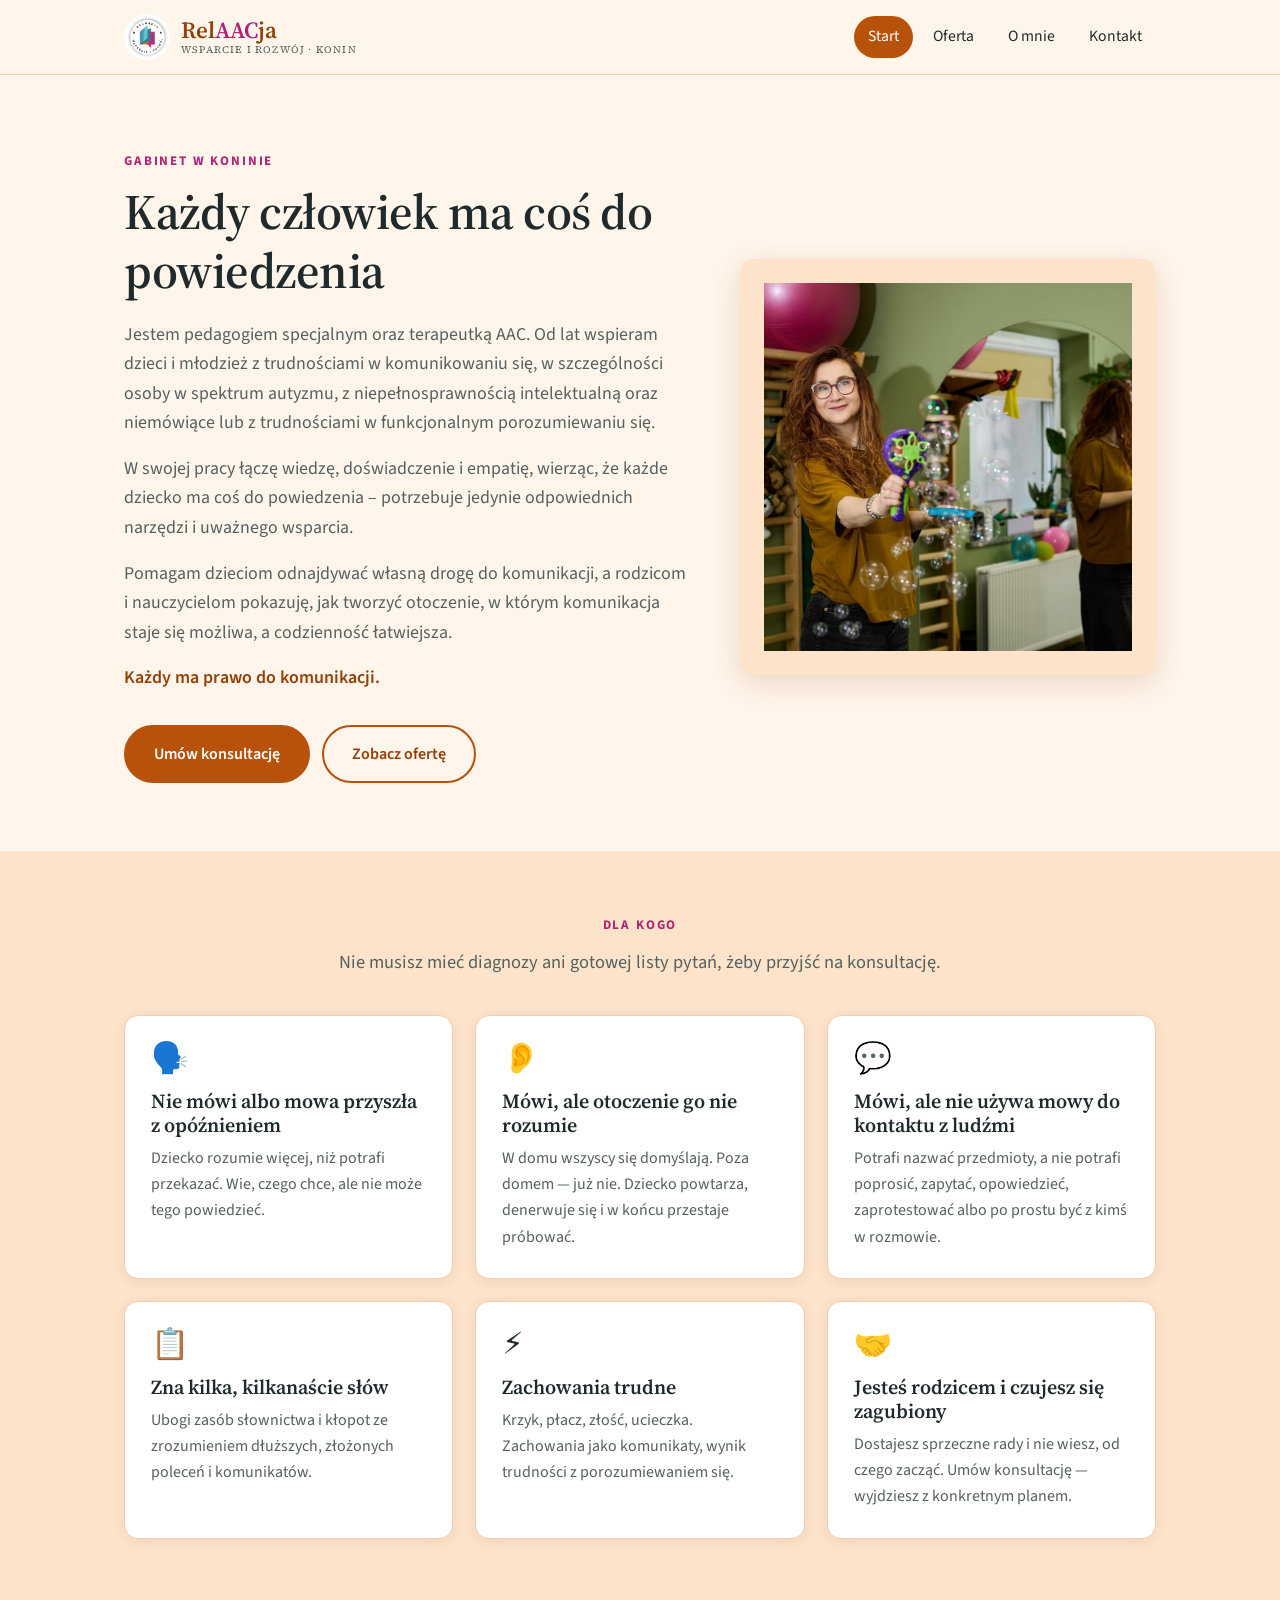
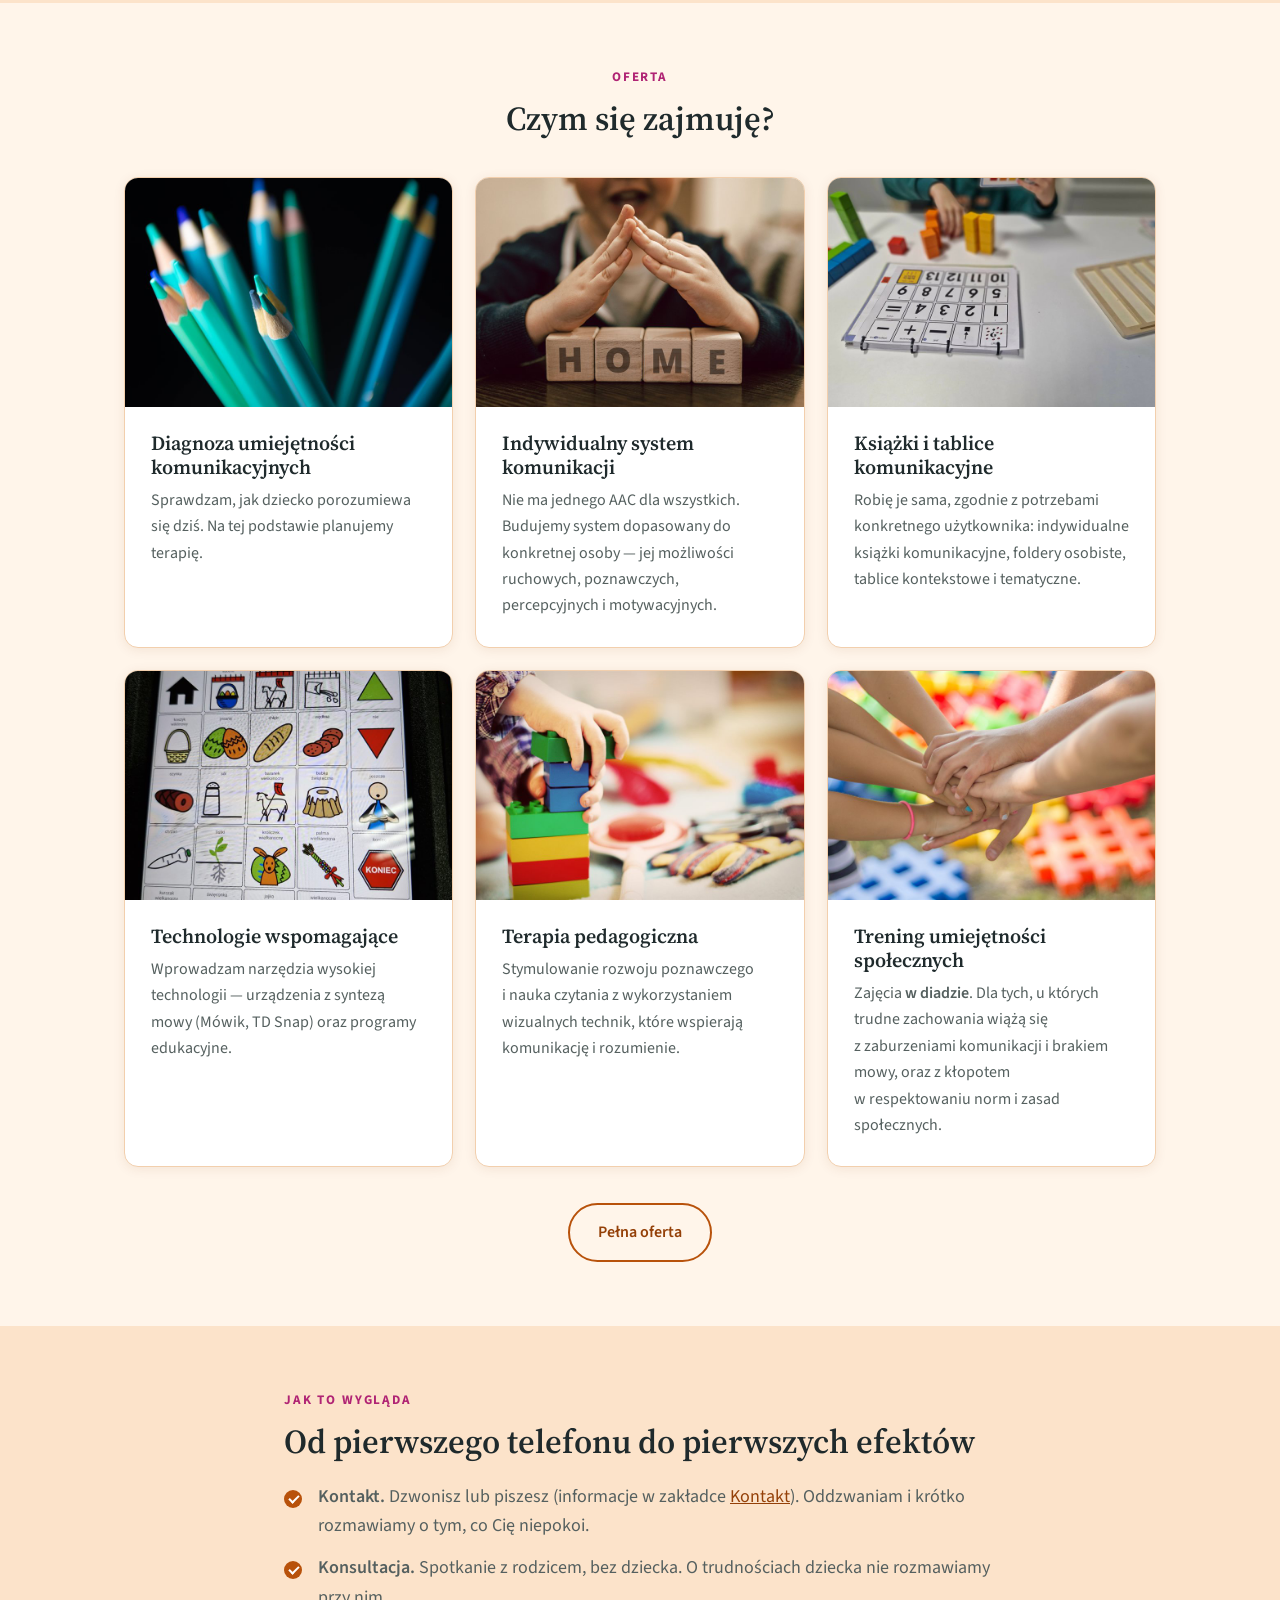
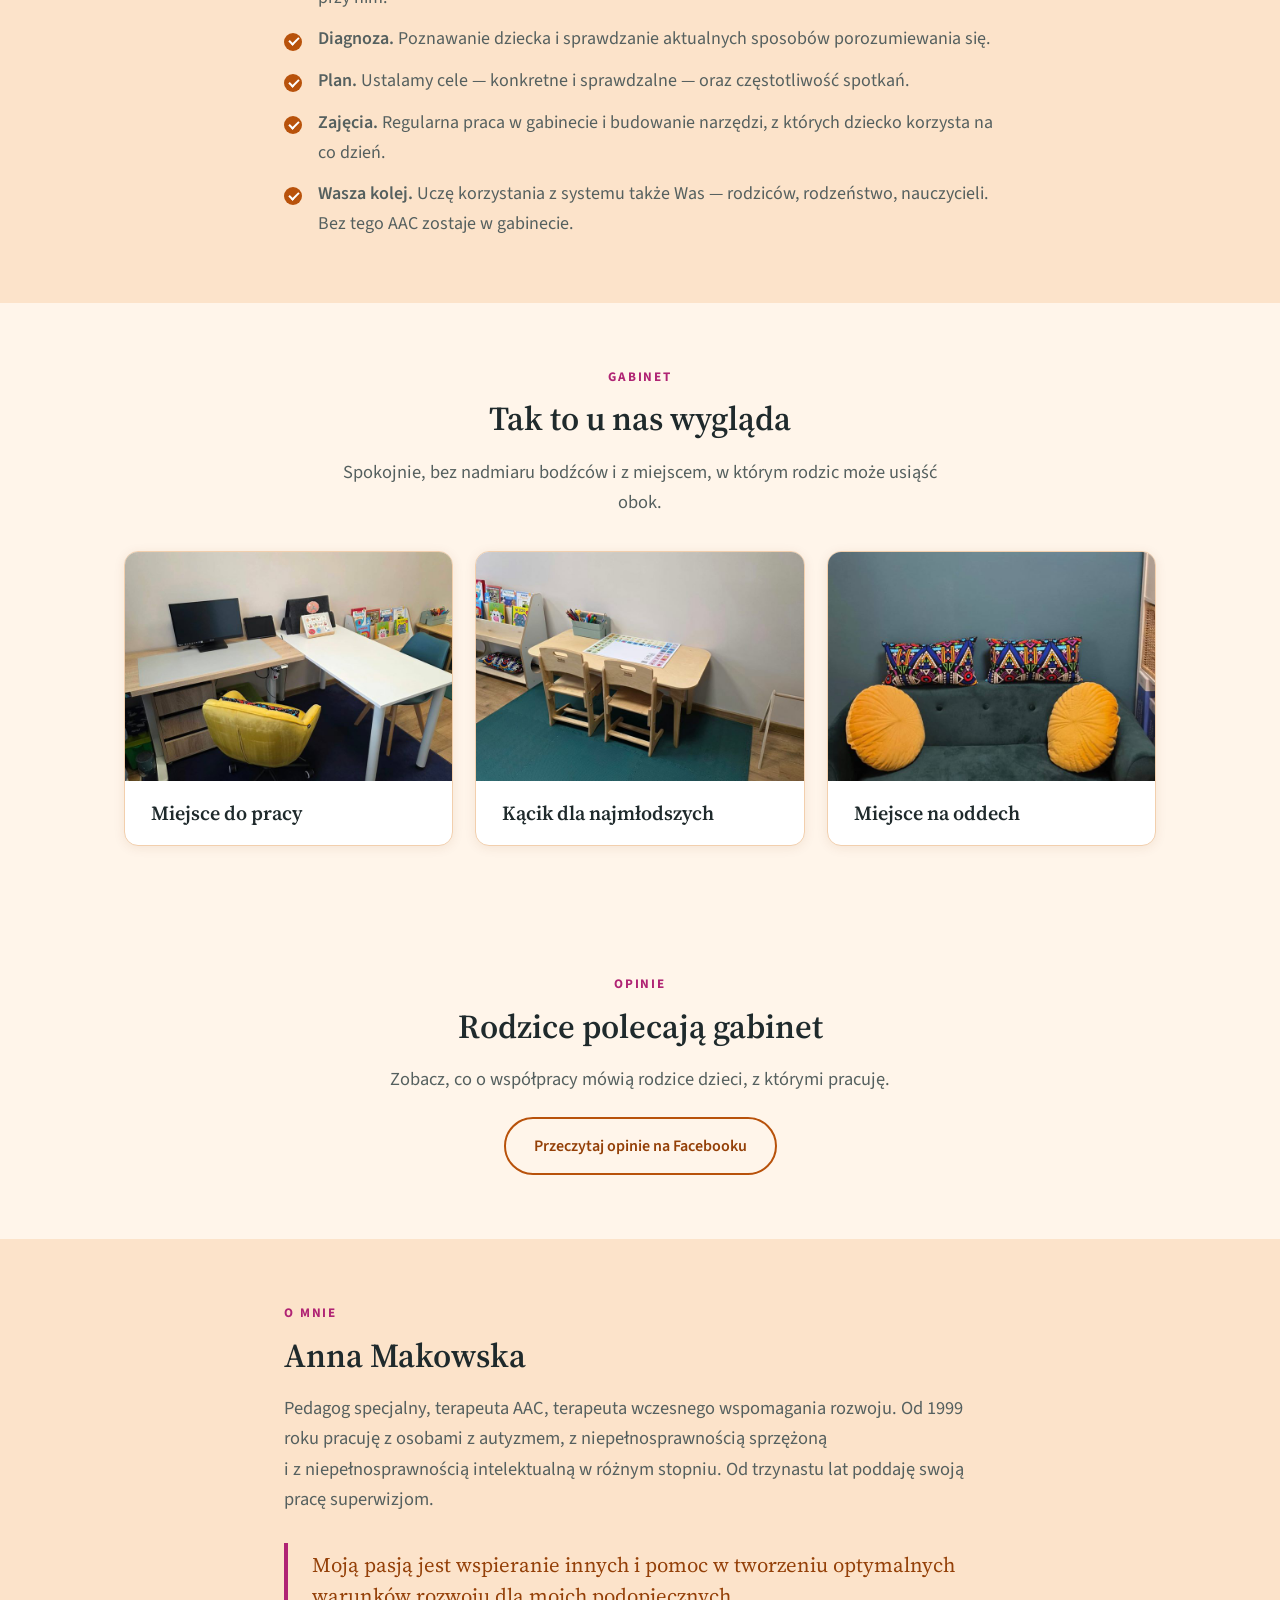
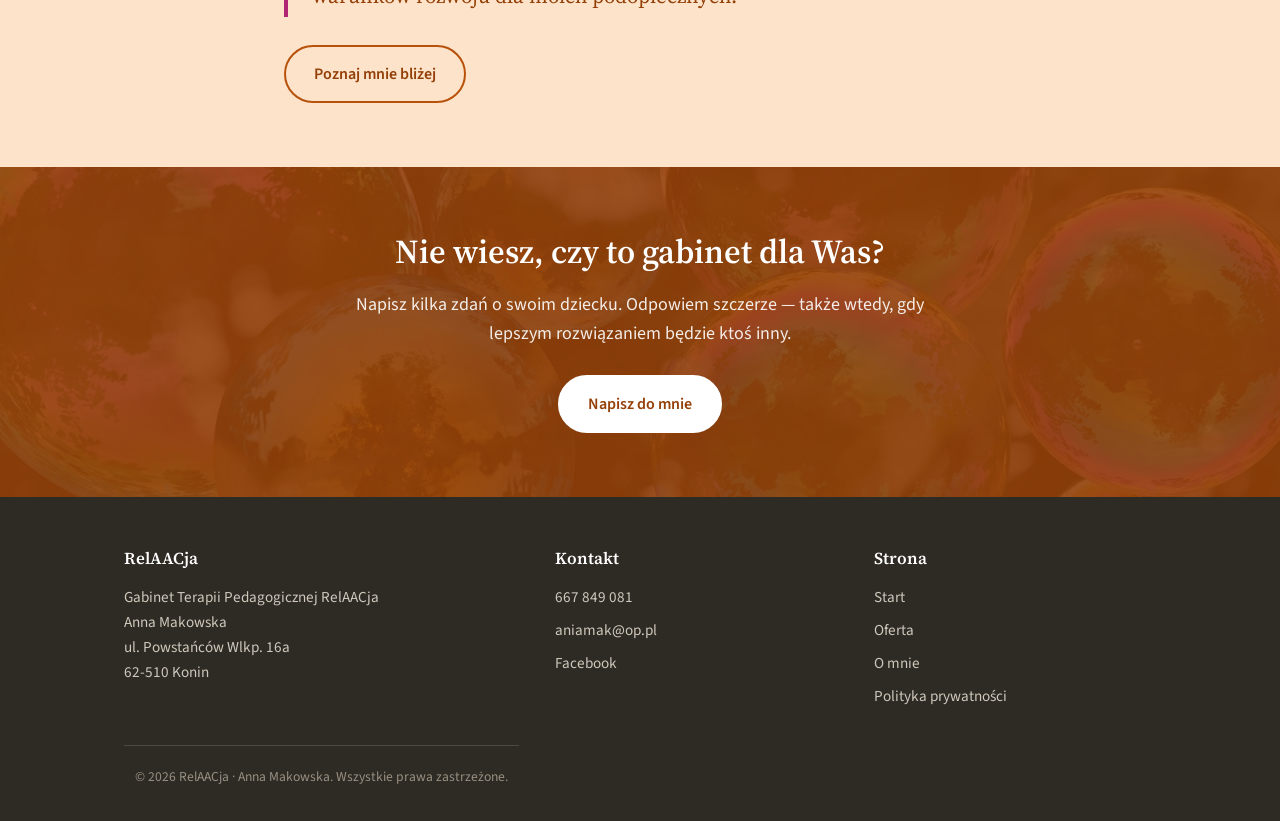
<file: index.html>
<!DOCTYPE html>
<html lang="pl">
<head>
<meta charset="UTF-8">
<meta name="viewport" content="width=device-width, initial-scale=1">
<title>RelAACja — Anna Makowska | AAC i&nbsp;terapia pedagogiczna, Konin</title>
<meta name="description" content="Gabinet w Koninie. Alternatywne i wspomagające metody komunikacji (AAC), terapia pedagogiczna, wczesne wspomaganie rozwoju. Od 1999 roku pracy z dziećmi i młodzieżą niemówiącą.">
<link rel="preconnect" href="https://fonts.googleapis.com">
<link rel="preconnect" href="https://fonts.gstatic.com" crossorigin>
<link href="https://fonts.googleapis.com/css2?family=Source+Serif+4:wght@400;600;700&family=Source+Sans+3:wght@400;600;700&display=swap" rel="stylesheet">
<link rel="canonical" href="https://gabinetrelaacja.pl/"> <meta property="og:type" content="website"> <meta property="og:locale" content="pl_PL"> <meta property="og:site_name" content="RelAACja"> <meta property="og:title" content="RelAACja — Anna Makowska | AAC i terapia pedagogiczna, Konin"> <meta property="og:description" content="Gabinet w Koninie. Alternatywne i wspomagające metody komunikacji (AAC), terapia pedagogiczna, wczesne wspomaganie rozwoju. Od 1999 roku pracy z dziećmi i młodzieżą niemówiącą."> <meta property="og:url" content="https://gabinetrelaacja.pl/"> <meta property="og:image" content="https://gabinetrelaacja.pl/zdjecia/udostepnianie.jpg?v=d5a13546"> <meta property="og:image:width" content="1200"> <meta property="og:image:height" content="630">
<link rel="stylesheet" href="styl.css?v=39fa6bea">
<link rel="icon" type="image/jpeg" href="zdjecia/logo.jpg?v=5c3c6f18">
<script type="application/ld+json">
{
  "@context": "https://schema.org",
  "@type": "LocalBusiness",
  "name": "Gabinet Terapii Pedagogicznej RelAACja",
  "description": "Terapia pedagogiczna, komunikacja alternatywna i wspomagająca (AAC), wczesne wspomaganie rozwoju.",
  "url": "https://gabinetrelaacja.pl/",
  "image": "https://gabinetrelaacja.pl/zdjecia/udostepnianie.jpg?v=d5a13546",
  "logo": "https://gabinetrelaacja.pl/zdjecia/logo.jpg?v=5c3c6f18",
  "telephone": "+48667849081",
  "email": "aniamak@op.pl",
  "address": {
    "@type": "PostalAddress",
    "streetAddress": "ul. Powstańców Wielkopolskich 16a",
    "postalCode": "62-510",
    "addressLocality": "Konin",
    "addressCountry": "PL"
  },
  "areaServed": "Konin",
  "founder": { "@type": "Person", "name": "Anna Makowska", "jobTitle": "Pedagog specjalny, terapeuta AAC" },
  "sameAs": ["https://www.facebook.com/profile.php?id=100088974345135"]
}
</script>
</head>
<body>

<header class="gora">
  <div class="wrap">
    <a class="logo" href="index.html">
      <img src="zdjecia/logo.jpg?v=5c3c6f18" alt="Logo gabinetu RelAACja">
      <span>Rel<span class="aac">AAC</span>ja<span class="podtytul">Wsparcie i&nbsp;rozwój &middot; Konin</span></span>
    </a>
    <nav>
      <a href="index.html" class="tu">Start</a>
      <a href="oferta.html">Oferta</a>
      <a href="o-mnie.html">O&nbsp;mnie</a>
      <a href="kontakt.html">Kontakt</a>
    </nav>
  </div>
</header>

<!-- ---------- hero ---------- -->
<section class="hero">
  <div class="wrap">
    <div>
      <p class="nadtytul">Gabinet w&nbsp;Koninie</p>
      <h1>Każdy człowiek ma coś do powiedzenia</h1>
      <p class="wstep">
        Jestem pedagogiem specjalnym oraz terapeutką AAC. Od lat wspieram dzieci
        i&nbsp;młodzież z&nbsp;trudnościami w&nbsp;komunikowaniu się, w&nbsp;szczególności osoby
        w&nbsp;spektrum autyzmu, z&nbsp;niepełnosprawnością intelektualną oraz niemówiące
        lub z&nbsp;trudnościami w&nbsp;funkcjonalnym porozumiewaniu się.
      </p>
      <p class="wstep">
        W&nbsp;swojej pracy łączę wiedzę, doświadczenie i&nbsp;empatię, wierząc, że każde
        dziecko ma coś do powiedzenia – potrzebuje jedynie odpowiednich narzędzi
        i&nbsp;uważnego wsparcia.
      </p>
      <p class="wstep">
        Pomagam dzieciom odnajdywać własną drogę do komunikacji, a&nbsp;rodzicom
        i&nbsp;nauczycielom pokazuję, jak tworzyć otoczenie, w&nbsp;którym komunikacja staje
        się możliwa, a&nbsp;codzienność łatwiejsza.
      </p>
      <p class="wstep"><strong>Każdy ma prawo do komunikacji.</strong></p>
      <div class="przyciski">
        <a class="btn" href="kontakt.html">Umów konsultację</a>
        <a class="btn btn-obrys" href="oferta.html">Zobacz ofertę</a>
      </div>
    </div>
    <div class="hero-foto">
      <img src="zdjecia/hero-banki.jpg?v=1e55b22a"
           alt="Anna Makowska puszcza bańki mydlane w sali terapeutycznej">
    </div>
  </div>
</section>

<!-- ---------- dla kogo ---------- -->
<section class="akcent">
  <div class="wrap">
    <div class="srodek" style="margin-bottom:38px;">
      <p class="nadtytul">Dla kogo</p>
      <p class="lead" style="max-width:640px;margin:0 auto;">
        Nie musisz mieć diagnozy ani gotowej listy pytań, żeby przyjść
        na konsultację.
      </p>
    </div>
    <div class="karty">
      <div class="karta">
        <span class="ikona">🗣️</span>
        <h3>Nie mówi albo mowa przyszła z&nbsp;opóźnieniem</h3>
        <p>Dziecko rozumie więcej, niż potrafi przekazać. Wie, czego chce,
           ale nie może tego powiedzieć.</p>
      </div>
      <div class="karta">
        <span class="ikona">👂</span>
        <h3>Mówi, ale otoczenie go nie rozumie</h3>
        <p>W&nbsp;domu wszyscy się domyślają. Poza domem — już nie. Dziecko
           powtarza, denerwuje się i&nbsp;w&nbsp;końcu przestaje próbować.</p>
      </div>
      <div class="karta">
        <span class="ikona">💬</span>
        <h3>Mówi, ale nie używa mowy do kontaktu z&nbsp;ludźmi</h3>
        <p>Potrafi nazwać przedmioty, a&nbsp;nie potrafi poprosić, zapytać,
           opowiedzieć, zaprotestować albo po prostu być z&nbsp;kimś w&nbsp;rozmowie.</p>
      </div>
      <div class="karta">
        <span class="ikona">📋</span>
        <h3>Zna kilka, kilkanaście słów</h3>
        <p>Ubogi zasób słownictwa i&nbsp;kłopot ze zrozumieniem dłuższych,
           złożonych poleceń i&nbsp;komunikatów.</p>
      </div>
      <div class="karta">
        <span class="ikona">⚡</span>
        <h3>Zachowania trudne</h3>
        <p>Krzyk, płacz, złość, ucieczka. Zachowania jako komunikaty, wynik
           trudności z&nbsp;porozumiewaniem się.</p>
      </div>
      <div class="karta">
        <span class="ikona">🤝</span>
        <h3>Jesteś rodzicem i&nbsp;czujesz się zagubiony</h3>
        <p>Dostajesz sprzeczne rady i&nbsp;nie wiesz, od czego zacząć.
           Umów konsultację — wyjdziesz z&nbsp;konkretnym planem.</p>
      </div>
    </div>
  </div>
</section>

<!-- ---------- czym sie zajmuje ---------- -->
<section>
  <div class="wrap">
    <div class="srodek" style="margin-bottom:38px;">
      <p class="nadtytul">Oferta</p>
      <h2>Czym się zajmuję?</h2>
    </div>
    <div class="karty">
      <div class="karta z-foto">
        <img src="zdjecia/karta-diagnoza.jpg?v=1b4ea85d" alt="Kolorowe kredki ułożone wachlarzem">
        <div class="tresc">
          <h3>Diagnoza umiejętności komunikacyjnych</h3>
          <p>Sprawdzam, jak dziecko porozumiewa się dziś. Na tej podstawie
             planujemy terapię.</p>
        </div>
      </div>
      <div class="karta z-foto">
        <img src="zdjecia/karta-system.jpg?v=a9af3844"
             alt="Dziecko składa dłonie w daszek nad klockami z napisem HOME">
        <div class="tresc">
          <h3>Indywidualny system komunikacji</h3>
          <p>Nie ma jednego AAC dla wszystkich. Budujemy system dopasowany
             do konkretnej osoby — jej możliwości ruchowych, poznawczych,
             percepcyjnych i&nbsp;motywacyjnych.</p>
        </div>
      </div>
      <div class="karta z-foto">
        <img src="zdjecia/karta-ksiazki.jpg?v=54f8befa"
             alt="Książka komunikacyjna z symbolami liczb obok kolorowych klocków">
        <div class="tresc">
          <h3>Książki i&nbsp;tablice komunikacyjne</h3>
          <p>Robię je sama, zgodnie z&nbsp;potrzebami konkretnego użytkownika:
             indywidualne książki komunikacyjne, foldery osobiste, tablice
             kontekstowe i&nbsp;tematyczne.</p>
        </div>
      </div>
      <div class="karta z-foto">
        <img src="zdjecia/aac-tablet.jpg?v=59dda994" alt="Tablet z aplikacją do komunikacji z syntezą mowy">
        <div class="tresc">
          <h3>Technologie wspomagające</h3>
          <p>Wprowadzam narzędzia wysokiej technologii — urządzenia z&nbsp;syntezą
             mowy (Mówik, TD Snap) oraz programy edukacyjne.</p>
        </div>
      </div>
      <div class="karta z-foto">
        <img src="zdjecia/karta-terapia.jpg?v=12c17b1d"
             alt="Dziecięce dłonie budują wieżę z kolorowych klocków">
        <div class="tresc">
          <h3>Terapia pedagogiczna</h3>
          <p>Stymulowanie rozwoju poznawczego i&nbsp;nauka czytania z&nbsp;wykorzystaniem
             wizualnych technik, które wspierają komunikację i&nbsp;rozumienie.</p>
        </div>
      </div>
      <div class="karta z-foto">
        <img src="zdjecia/karta-tus.jpg?v=1d1fe916" alt="Dłonie kilkorga dzieci złożone razem">
        <div class="tresc">
          <h3>Trening umiejętności społecznych</h3>
          <p>Zajęcia <strong>w&nbsp;diadzie</strong>.
             Dla tych, u&nbsp;których trudne zachowania wiążą się z&nbsp;zaburzeniami
             komunikacji i&nbsp;brakiem mowy, oraz z&nbsp;kłopotem w&nbsp;respektowaniu
             norm i&nbsp;zasad społecznych.</p>
        </div>
      </div>
    </div>
    <div class="srodek" style="margin-top:36px;">
      <a class="btn btn-obrys" href="oferta.html">Pełna oferta</a>
    </div>
  </div>
</section>

<!-- ---------- jak wyglada wspolpraca ---------- -->
<section class="akcent">
  <div class="wrap waski">
    <p class="nadtytul">Jak to wygląda</p>
    <h2>Od pierwszego telefonu do pierwszych efektów</h2>
    <ul class="lista-check">
      <li><strong>Kontakt.</strong> Dzwonisz lub piszesz (informacje w&nbsp;zakładce
          <a href="kontakt.html">Kontakt</a>). Oddzwaniam i&nbsp;krótko rozmawiamy
          o&nbsp;tym, co Cię niepokoi.</li>
      <li><strong>Konsultacja.</strong> Spotkanie z&nbsp;rodzicem, bez dziecka.
          O&nbsp;trudnościach dziecka nie rozmawiamy przy nim.</li>
      <li><strong>Diagnoza.</strong> Poznawanie dziecka i&nbsp;sprawdzanie aktualnych
          sposobów porozumiewania się.</li>
      <li><strong>Plan.</strong> Ustalamy cele — konkretne i&nbsp;sprawdzalne —
          oraz częstotliwość spotkań.</li>
      <li><strong>Zajęcia.</strong> Regularna praca w&nbsp;gabinecie i&nbsp;budowanie narzędzi,
          z&nbsp;których dziecko korzysta na co dzień.</li>
      <li><strong>Wasza kolej.</strong> Uczę korzystania z&nbsp;systemu także Was —
          rodziców, rodzeństwo, nauczycieli. Bez tego AAC zostaje w&nbsp;gabinecie.</li>
    </ul>
  </div>
</section>

<!-- ---------- gabinet ---------- -->
<section>
  <div class="wrap">
    <div class="srodek" style="margin-bottom:34px;">
      <p class="nadtytul">Gabinet</p>
      <h2>Tak to u&nbsp;nas wygląda</h2>
      <p class="lead" style="max-width:620px;margin:0 auto;">
        Spokojnie, bez nadmiaru bodźców i&nbsp;z&nbsp;miejscem, w&nbsp;którym rodzic
        może usiąść obok.
      </p>
    </div>
    <div class="karty">
      <div class="karta z-foto">
        <img src="zdjecia/stanowisko-aac.jpg?v=d4c99390"
             alt="Biurko z tabletem i tablicą komunikacyjną, obok regał z książkami">
        <div class="tresc">
          <h3>Miejsce do pracy</h3>
        </div>
      </div>
      <div class="karta z-foto">
        <img src="zdjecia/kacik-dzieciecy.jpg?v=82fef51f"
             alt="Niski stolik z dwoma krzesełkami i planszą z symbolami">
        <div class="tresc">
          <h3>Kącik dla najmłodszych</h3>
        </div>
      </div>
      <div class="karta z-foto">
        <img src="zdjecia/kanapa.jpg?v=8a11a262"
             alt="Kanapa z poduszkami pod plakatami o emocjach">
        <div class="tresc">
          <h3>Miejsce na oddech</h3>
        </div>
      </div>
    </div>
  </div>
</section>

<!-- ---------- opinie ---------- -->
<section>
  <div class="wrap waski srodek">
    <p class="nadtytul">Opinie</p>
    <h2>Rodzice polecają gabinet</h2>
    <p class="lead" style="margin-top:12px;">
      Zobacz, co o&nbsp;współpracy mówią rodzice dzieci, z&nbsp;którymi pracuję.
    </p>
    <p style="margin-top:22px;">
      <a class="btn btn-obrys"
         href="https://www.facebook.com/profile.php?id=100088974345135&sk=reviews">
        Przeczytaj opinie na Facebooku</a>
    </p>
    <!-- Chcesz zacytować konkretne opinie wprost na stronie?
         Najpierw poproś te osoby o zgodę - to ich słowa i ich nazwiska. -->
  </div>
</section>

<!-- ---------- o mnie skrot ---------- -->
<section class="akcent">
  <div class="wrap waski">
    <p class="nadtytul">O&nbsp;mnie</p>
    <h2>Anna Makowska</h2>
    <p class="lead">
      Pedagog specjalny, terapeuta AAC, terapeuta wczesnego wspomagania rozwoju.
      Od 1999 roku pracuję z&nbsp;osobami z&nbsp;autyzmem, z&nbsp;niepełnosprawnością
      sprzężoną i&nbsp;z&nbsp;niepełnosprawnością intelektualną w&nbsp;różnym stopniu.
      Od trzynastu lat poddaję swoją pracę superwizjom.
    </p>
    <blockquote class="cytat">
      Moją pasją jest wspieranie innych i&nbsp;pomoc w&nbsp;tworzeniu optymalnych warunków
      rozwoju dla moich podopiecznych.
    </blockquote>
    <a class="btn btn-obrys" href="o-mnie.html">Poznaj mnie bliżej</a>
  </div>
</section>

<!-- ---------- pasek koncowy ---------- -->
<section class="cta z-tlem">
  <div class="wrap">
    <h2>Nie wiesz, czy to gabinet dla Was?</h2>
    <p>Napisz kilka zdań o&nbsp;swoim dziecku. Odpowiem szczerze — także wtedy,
       gdy lepszym rozwiązaniem będzie ktoś inny.</p>
    <a class="btn" href="kontakt.html">Napisz do mnie</a>
  </div>
</section>

<footer>
  <div class="wrap">
    <div>
      <h4>RelAACja</h4>
      <p>Gabinet Terapii Pedagogicznej RelAACja<br>
         Anna Makowska<br>
         ul. Powstańców Wlkp. 16a<br>
         62-510 Konin</p>
    </div>
    <div>
      <h4>Kontakt</h4>
      <ul>
        <li><a href="tel:+48667849081">667 849 081</a></li>
        <li><a href="mailto:aniamak@op.pl">aniamak@op.pl</a></li>
        <li><a href="https://www.facebook.com/profile.php?id=100088974345135">Facebook</a></li>
      </ul>
    </div>
    <div>
      <h4>Strona</h4>
      <ul>
        <li><a href="index.html">Start</a></li>
        <li><a href="oferta.html">Oferta</a></li>
        <li><a href="o-mnie.html">O&nbsp;mnie</a></li>
        <li><a href="polityka-prywatnosci.html">Polityka prywatności</a></li>
      </ul>
    </div>
  </div>
  <div class="wrap">
    <p class="stopka-dol">&copy; 2026 RelAACja &middot; Anna Makowska. Wszystkie prawa zastrzeżone.</p>
  </div>
</footer>

</body>
</html>
</file>
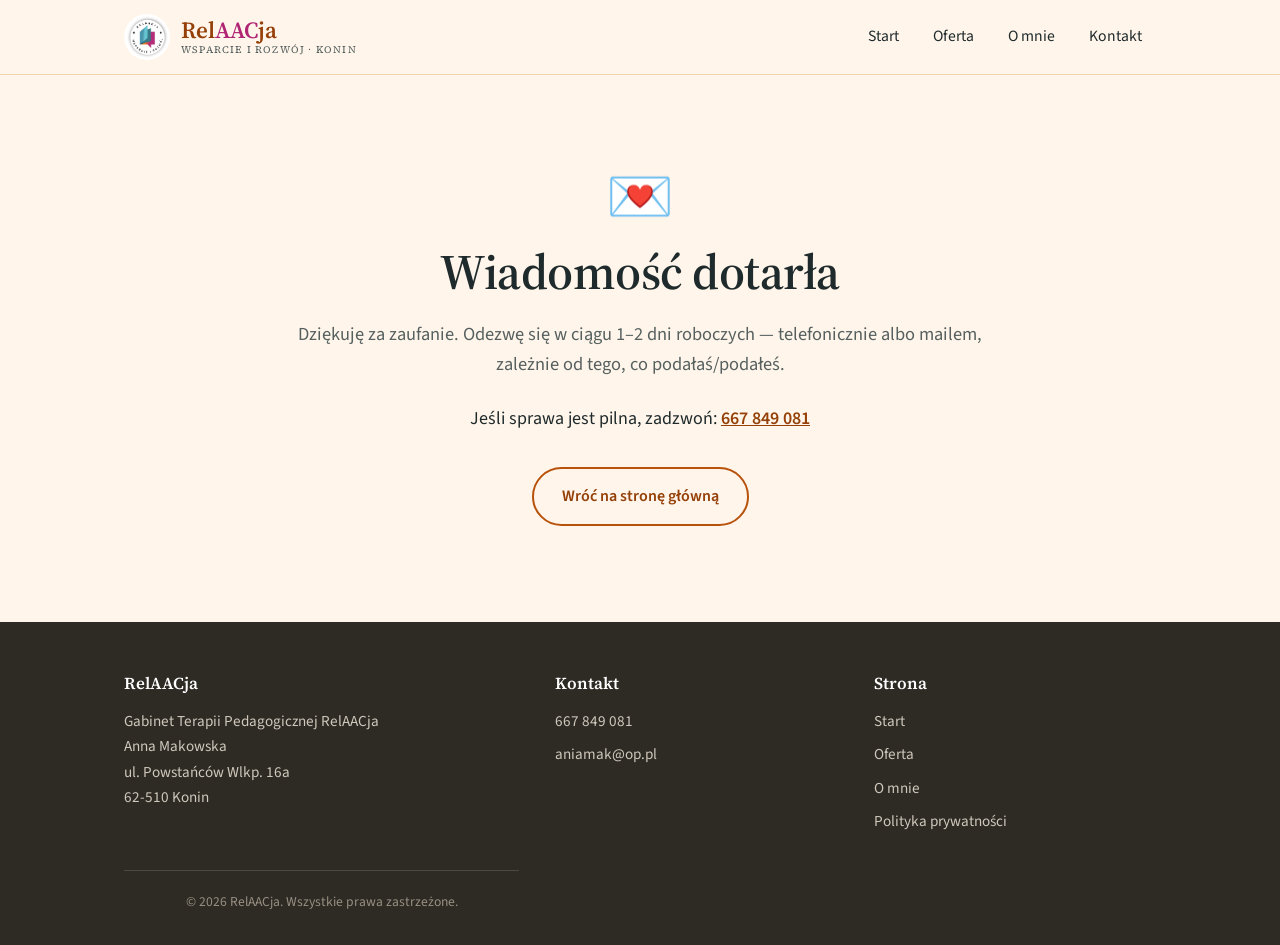
<file: dziekujemy.html>
<!DOCTYPE html>
<html lang="pl">
<head>
<meta charset="UTF-8">
<meta name="viewport" content="width=device-width, initial-scale=1">
<title>Dziękuję za wiadomość — RelAACja</title>
<meta name="robots" content="noindex">
<link rel="preconnect" href="https://fonts.googleapis.com">
<link rel="preconnect" href="https://fonts.gstatic.com" crossorigin>
<link href="https://fonts.googleapis.com/css2?family=Source+Serif+4:wght@400;600;700&family=Source+Sans+3:wght@400;600;700&display=swap" rel="stylesheet">
<link rel="stylesheet" href="styl.css?v=39fa6bea">
<link rel="icon" type="image/jpeg" href="zdjecia/logo.jpg?v=5c3c6f18">
</head>
<body>

<header class="gora">
  <div class="wrap">
    <a class="logo" href="index.html">
      <img src="zdjecia/logo.jpg?v=5c3c6f18" alt="Logo gabinetu RelAACja">
      <span>Rel<span class="aac">AAC</span>ja<span class="podtytul">Wsparcie i&nbsp;rozwój &middot; Konin</span></span>
    </a>
    <nav>
      <a href="index.html">Start</a>
      <a href="oferta.html">Oferta</a>
      <a href="o-mnie.html">O&nbsp;mnie</a>
      <a href="kontakt.html">Kontakt</a>
    </nav>
  </div>
</header>

<section style="padding:96px 0;">
  <div class="wrap waski srodek">
    <p style="font-size:3.4rem;line-height:1;margin-bottom:18px;">💌</p>
    <h1>Wiadomość dotarła</h1>
    <p class="lead" style="margin-top:16px;">
      Dziękuję za zaufanie. Odezwę się w&nbsp;ciągu 1–2 dni roboczych —
      telefonicznie albo mailem, zależnie od tego, co podałaś/podałeś.
    </p>
    <p style="margin-top:24px;">
      Jeśli sprawa jest pilna, zadzwoń:
      <a href="tel:+48667849081"><strong>667 849 081</strong></a>
    </p>
    <p style="margin-top:34px;">
      <a class="btn btn-obrys" href="index.html">Wróć na stronę główną</a>
    </p>
  </div>
</section>

<footer>
  <div class="wrap">
    <div>
      <h4>RelAACja</h4>
      <p>Gabinet Terapii Pedagogicznej RelAACja<br>
         Anna Makowska<br>
         ul. Powstańców Wlkp. 16a<br>
         62-510 Konin</p>
    </div>
    <div>
      <h4>Kontakt</h4>
      <ul>
        <li><a href="tel:+48667849081">667 849 081</a></li>
        <li><a href="mailto:aniamak@op.pl">aniamak@op.pl</a></li>
      </ul>
    </div>
    <div>
      <h4>Strona</h4>
      <ul>
        <li><a href="index.html">Start</a></li>
        <li><a href="oferta.html">Oferta</a></li>
        <li><a href="o-mnie.html">O&nbsp;mnie</a></li>
        <li><a href="polityka-prywatnosci.html">Polityka prywatności</a></li>
      </ul>
    </div>
  </div>
  <div class="wrap">
    <p class="stopka-dol">&copy; 2026 RelAACja. Wszystkie prawa zastrzeżone.</p>
  </div>
</footer>

</body>
</html>
</file>
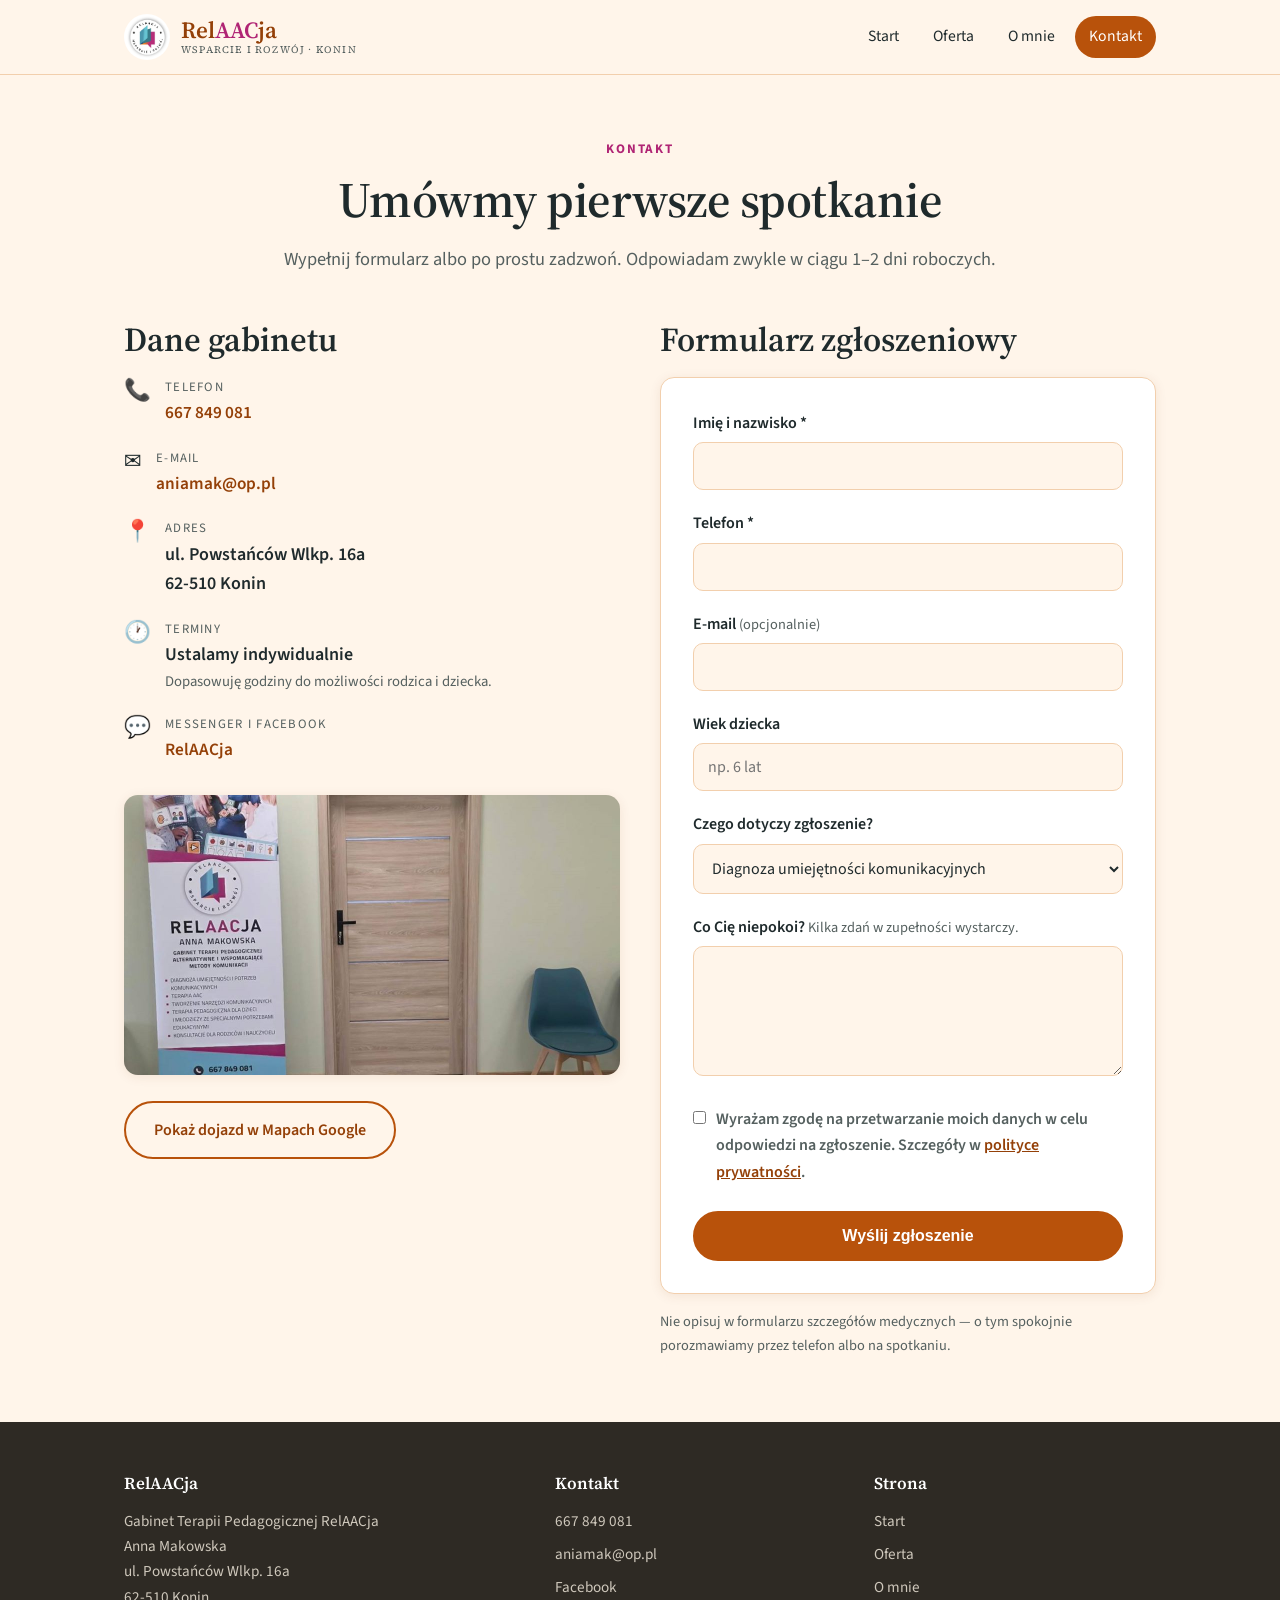
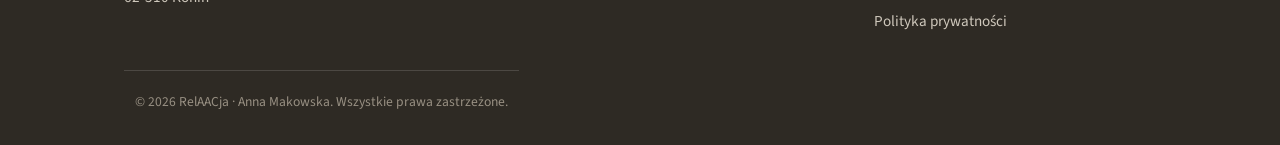
<file: kontakt.html>
<!DOCTYPE html>
<html lang="pl">
<head>
<meta charset="UTF-8">
<meta name="viewport" content="width=device-width, initial-scale=1">
<title>Kontakt i&nbsp;umówienie wizyty — RelAACja | Konin, ul. Powstańców Wlkp. 16a</title>
<meta name="description" content="Umów konsultację w gabinecie RelAACja w Koninie. Telefon 667 849 081, aniamak@op.pl, ul. Powstańców Wlkp. 16a. Formularz zgłoszeniowy — odpowiedź w 1–2 dni robocze.">
<link rel="preconnect" href="https://fonts.googleapis.com">
<link rel="preconnect" href="https://fonts.gstatic.com" crossorigin>
<link href="https://fonts.googleapis.com/css2?family=Source+Serif+4:wght@400;600;700&family=Source+Sans+3:wght@400;600;700&display=swap" rel="stylesheet">
<link rel="canonical" href="https://gabinetrelaacja.pl/kontakt.html"> <meta property="og:type" content="website"> <meta property="og:locale" content="pl_PL"> <meta property="og:site_name" content="RelAACja"> <meta property="og:title" content="Kontakt i umówienie wizyty — RelAACja | Konin, ul. Powstańców Wlkp. 16a"> <meta property="og:description" content="Umów konsultację w gabinecie RelAACja w Koninie. Telefon 667 849 081, aniamak@op.pl, ul. Powstańców Wlkp. 16a. Formularz zgłoszeniowy — odpowiedź w 1–2 dni robocze."> <meta property="og:url" content="https://gabinetrelaacja.pl/kontakt.html"> <meta property="og:image" content="https://gabinetrelaacja.pl/zdjecia/udostepnianie.jpg?v=d5a13546"> <meta property="og:image:width" content="1200"> <meta property="og:image:height" content="630">
<link rel="stylesheet" href="styl.css?v=39fa6bea">
<link rel="icon" type="image/jpeg" href="zdjecia/logo.jpg?v=5c3c6f18">
</head>
<body>

<header class="gora">
  <div class="wrap">
    <a class="logo" href="index.html">
      <img src="zdjecia/logo.jpg?v=5c3c6f18" alt="Logo gabinetu RelAACja">
      <span>Rel<span class="aac">AAC</span>ja<span class="podtytul">Wsparcie i&nbsp;rozwój &middot; Konin</span></span>
    </a>
    <nav>
      <a href="index.html">Start</a>
      <a href="oferta.html">Oferta</a>
      <a href="o-mnie.html">O&nbsp;mnie</a>
      <a href="kontakt.html" class="tu">Kontakt</a>
    </nav>
  </div>
</header>

<section>
  <div class="wrap">
    <div class="waski" style="margin:0 auto 44px;text-align:center;">
      <p class="nadtytul">Kontakt</p>
      <h1>Umówmy pierwsze spotkanie</h1>
      <p class="lead" style="margin-top:14px;">
        Wypełnij formularz albo po prostu zadzwoń. Odpowiadam zwykle
        w&nbsp;ciągu 1–2 dni roboczych.
      </p>
    </div>

    <div class="kontakt-siatka">

      <!-- ---------- dane kontaktowe ---------- -->
      <div>
        <h2>Dane gabinetu</h2>
        <ul class="dane">
          <li>
            <span class="ikona">📞</span>
            <div>
              <span class="etykieta">Telefon</span>
              <a href="tel:+48667849081">667 849 081</a>
            </div>
          </li>
          <li>
            <span class="ikona">✉️</span>
            <div>
              <span class="etykieta">E-mail</span>
              <a href="mailto:aniamak@op.pl">aniamak@op.pl</a>
            </div>
          </li>
          <li>
            <span class="ikona">📍</span>
            <div>
              <span class="etykieta">Adres</span>
              <span style="font-weight:600;">ul. Powstańców Wlkp. 16a<br>62-510 Konin</span>
            </div>
          </li>
          <li>
            <span class="ikona">🕐</span>
            <div>
              <span class="etykieta">Terminy</span>
              <span style="font-weight:600;">Ustalamy indywidualnie</span>
              <span style="display:block;color:var(--tekst-jasny);font-size:.92rem;">Dopasowuję godziny do możliwości rodzica i&nbsp;dziecka.</span>
            </div>
          </li>
          <li>
            <span class="ikona">💬</span>
            <div>
              <span class="etykieta">Messenger i&nbsp;Facebook</span>
              <a href="https://www.facebook.com/profile.php?id=100088974345135">RelAACja</a>
            </div>
          </li>
        </ul>

        <img class="banner" style="margin-top:30px;" src="zdjecia/wejscie.jpg?v=674dba8f"
             alt="Korytarz przed gabinetem z roll-upem RelAACja przy drzwiach">

        <p style="margin-top:26px;">
          <a class="btn btn-obrys" rel="noopener" target="_blank"
             href="https://www.google.com/maps/search/?api=1&amp;query=ul.+Powsta%C5%84c%C3%B3w+Wielkopolskich+16a%2C+62-510+Konin">
            Pokaż dojazd w&nbsp;Mapach Google</a>
        </p>
      </div>

      <!-- ---------- formularz ---------- -->
      <div>
        <h2>Formularz zgłoszeniowy</h2>
        <!-- Zgłoszenia odbiera Formspree (konto na aniamak@op.pl) i wysyła je
             mailem do Anny. Pole "email" Formspree ustawia jako adres zwrotny. -->
        <form class="formularz" name="kontakt" method="POST"
              action="https://formspree.io/f/mwloeddy">

          <input type="hidden" name="_subject" value="Nowe zgłoszenie ze strony gabinetu">
          <p class="ukryte">
            <label>Nie wypełniaj tego pola: <input name="_gotcha" tabindex="-1" autocomplete="off"></label>
          </p>

          <div class="pole">
            <label for="imie">Imię i&nbsp;nazwisko <span aria-hidden="true">*</span></label>
            <input type="text" id="imie" name="imie" required autocomplete="name">
          </div>

          <div class="pole">
            <label for="telefon">Telefon <span aria-hidden="true">*</span></label>
            <input type="tel" id="telefon" name="telefon" required autocomplete="tel">
          </div>

          <div class="pole">
            <label for="email">E-mail
              <span class="podpowiedz">(opcjonalnie)</span></label>
            <input type="email" id="email" name="email" autocomplete="email">
          </div>

          <div class="pole">
            <label for="wiek">Wiek dziecka</label>
            <input type="text" id="wiek" name="wiek" placeholder="np. 6 lat">
          </div>

          <div class="pole">
            <label for="temat">Czego dotyczy zgłoszenie?</label>
            <select id="temat" name="temat">
              <option>Diagnoza umiejętności komunikacyjnych</option>
              <option>Komunikacja alternatywna (AAC)</option>
              <option>Książka lub tablica komunikacyjna</option>
              <option>Mówik, synteza mowy</option>
              <option>Terapia pedagogiczna</option>
              <option>Trening umiejętności społecznych</option>
              <option>Wczesne wspomaganie rozwoju</option>
              <option>Konsultacja dla rodzica lub nauczyciela</option>
              <option>Inne / nie wiem</option>
            </select>
          </div>

          <div class="pole">
            <label for="wiadomosc">Co Cię niepokoi?
              <span class="podpowiedz">Kilka zdań w&nbsp;zupełności wystarczy.</span></label>
            <textarea id="wiadomosc" name="wiadomosc" required></textarea>
          </div>

          <div class="pole zgoda">
            <input type="checkbox" id="zgoda" name="zgoda" required>
            <label for="zgoda">
              Wyrażam zgodę na przetwarzanie moich danych w&nbsp;celu odpowiedzi
              na zgłoszenie. Szczegóły w&nbsp;<a href="polityka-prywatnosci.html">polityce prywatności</a>.
            </label>
          </div>

          <button type="submit" class="btn" style="width:100%;">Wyślij zgłoszenie</button>
        </form>

        <p style="font-size:.9rem;color:var(--tekst-jasny);margin-top:16px;">
          Nie opisuj w&nbsp;formularzu szczegółów medycznych — o&nbsp;tym spokojnie
          porozmawiamy przez telefon albo na spotkaniu.
        </p>
      </div>

    </div>
  </div>
</section>

<footer>
  <div class="wrap">
    <div>
      <h4>RelAACja</h4>
      <p>Gabinet Terapii Pedagogicznej RelAACja<br>
         Anna Makowska<br>
         ul. Powstańców Wlkp. 16a<br>
         62-510 Konin</p>
    </div>
    <div>
      <h4>Kontakt</h4>
      <ul>
        <li><a href="tel:+48667849081">667 849 081</a></li>
        <li><a href="mailto:aniamak@op.pl">aniamak@op.pl</a></li>
        <li><a href="https://www.facebook.com/profile.php?id=100088974345135">Facebook</a></li>
      </ul>
    </div>
    <div>
      <h4>Strona</h4>
      <ul>
        <li><a href="index.html">Start</a></li>
        <li><a href="oferta.html">Oferta</a></li>
        <li><a href="o-mnie.html">O&nbsp;mnie</a></li>
        <li><a href="polityka-prywatnosci.html">Polityka prywatności</a></li>
      </ul>
    </div>
  </div>
  <div class="wrap">
    <p class="stopka-dol">&copy; 2026 RelAACja &middot; Anna Makowska. Wszystkie prawa zastrzeżone.</p>
  </div>
</footer>

<script>
// Wysyłka w tle: rodzic zostaje na naszej stronie i po sukcesie trafia
// na dziekujemy.html (darmowy Formspree nie przekierowuje sam).
// Bez JavaScriptu formularz i tak zadziała - pokaże stronę Formspree.
(function(){
  var f = document.querySelector('form.formularz');
  if (!f || !window.fetch) return;
  f.addEventListener('submit', function(e){
    e.preventDefault();
    var przycisk = f.querySelector('button[type="submit"]');
    var napis = przycisk.textContent;
    przycisk.disabled = true;
    przycisk.textContent = 'Wysyłam…';
    fetch(f.action, { method:'POST', body:new FormData(f), headers:{ 'Accept':'application/json' } })
      .then(function(r){
        if (r.ok) { window.location.href = 'dziekujemy.html'; return; }
        throw new Error('blad');
      })
      .catch(function(){
        przycisk.disabled = false;
        przycisk.textContent = napis;
        alert('Nie udało się wysłać zgłoszenia.\n\nProszę spróbować ponownie albo zadzwonić: 667 849 081\nlub napisać: aniamak@op.pl');
      });
  });
})();
</script>

</body>
</html>
</file>
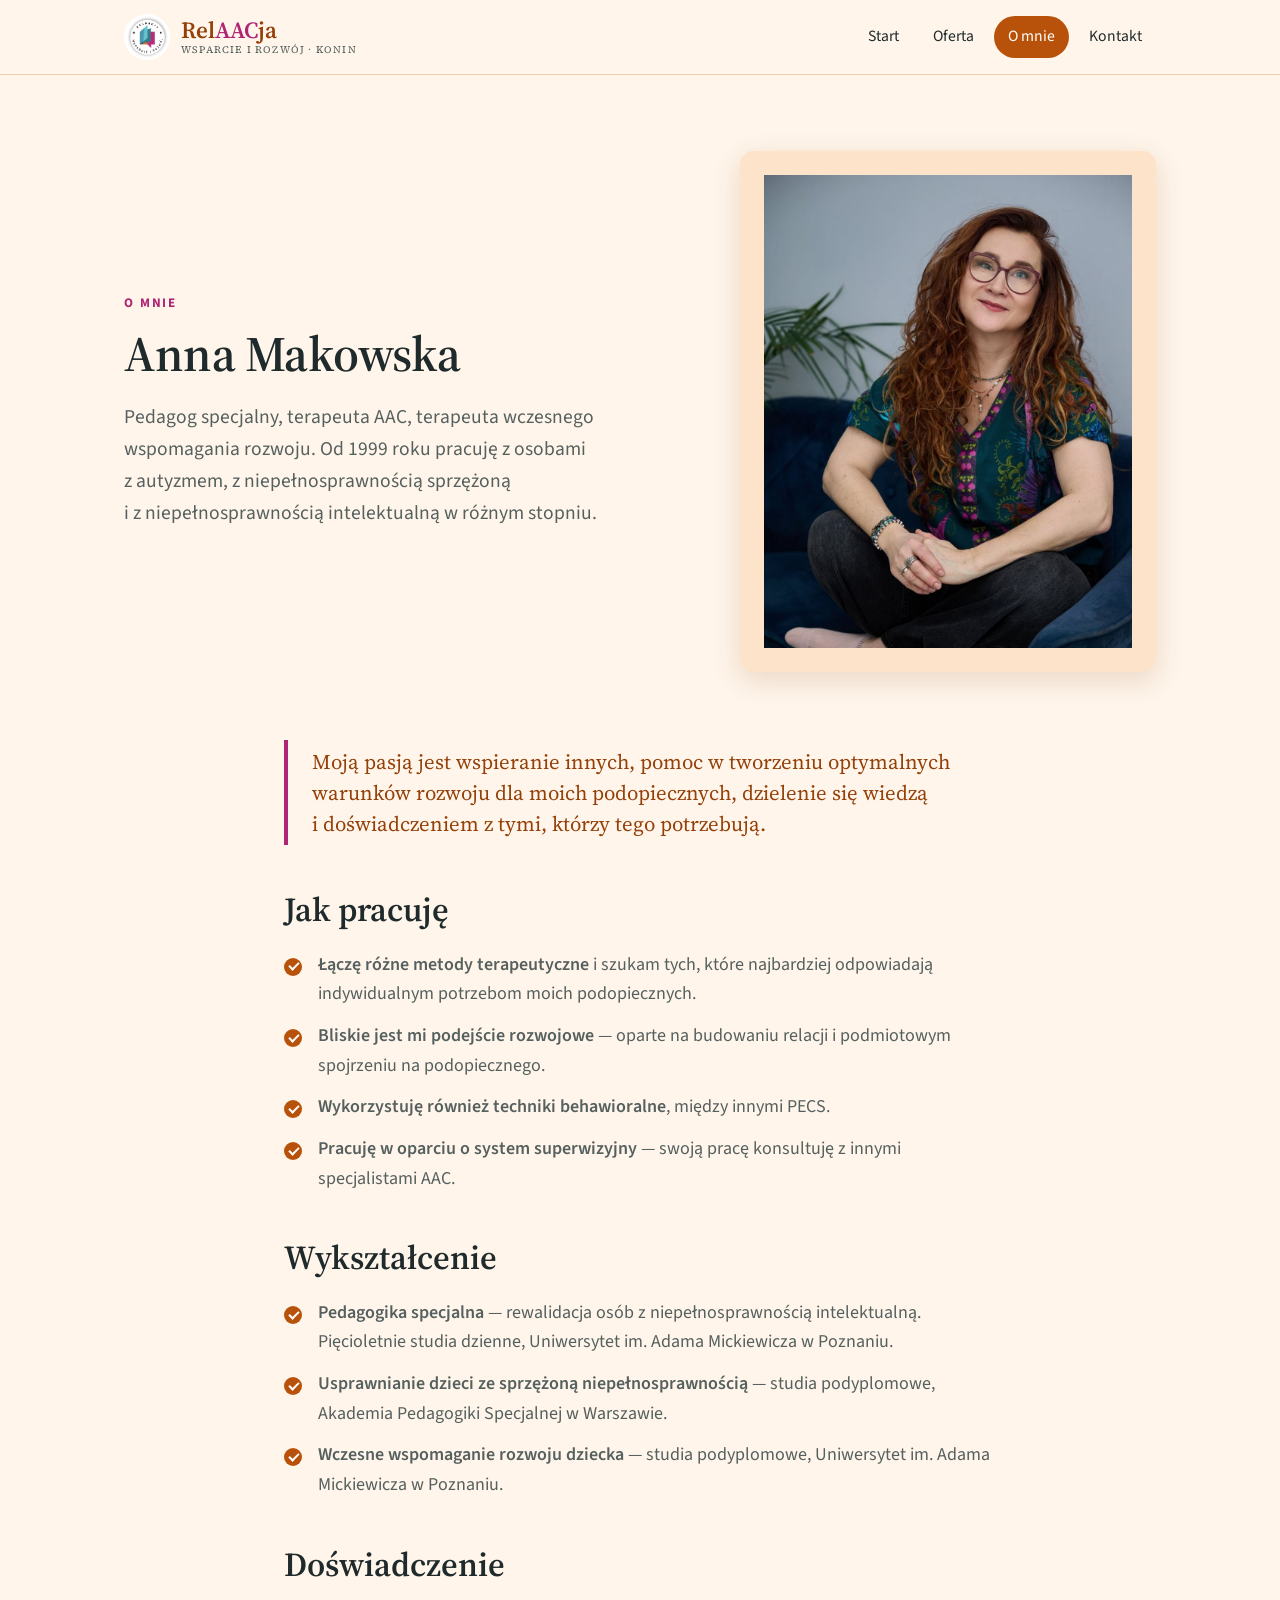
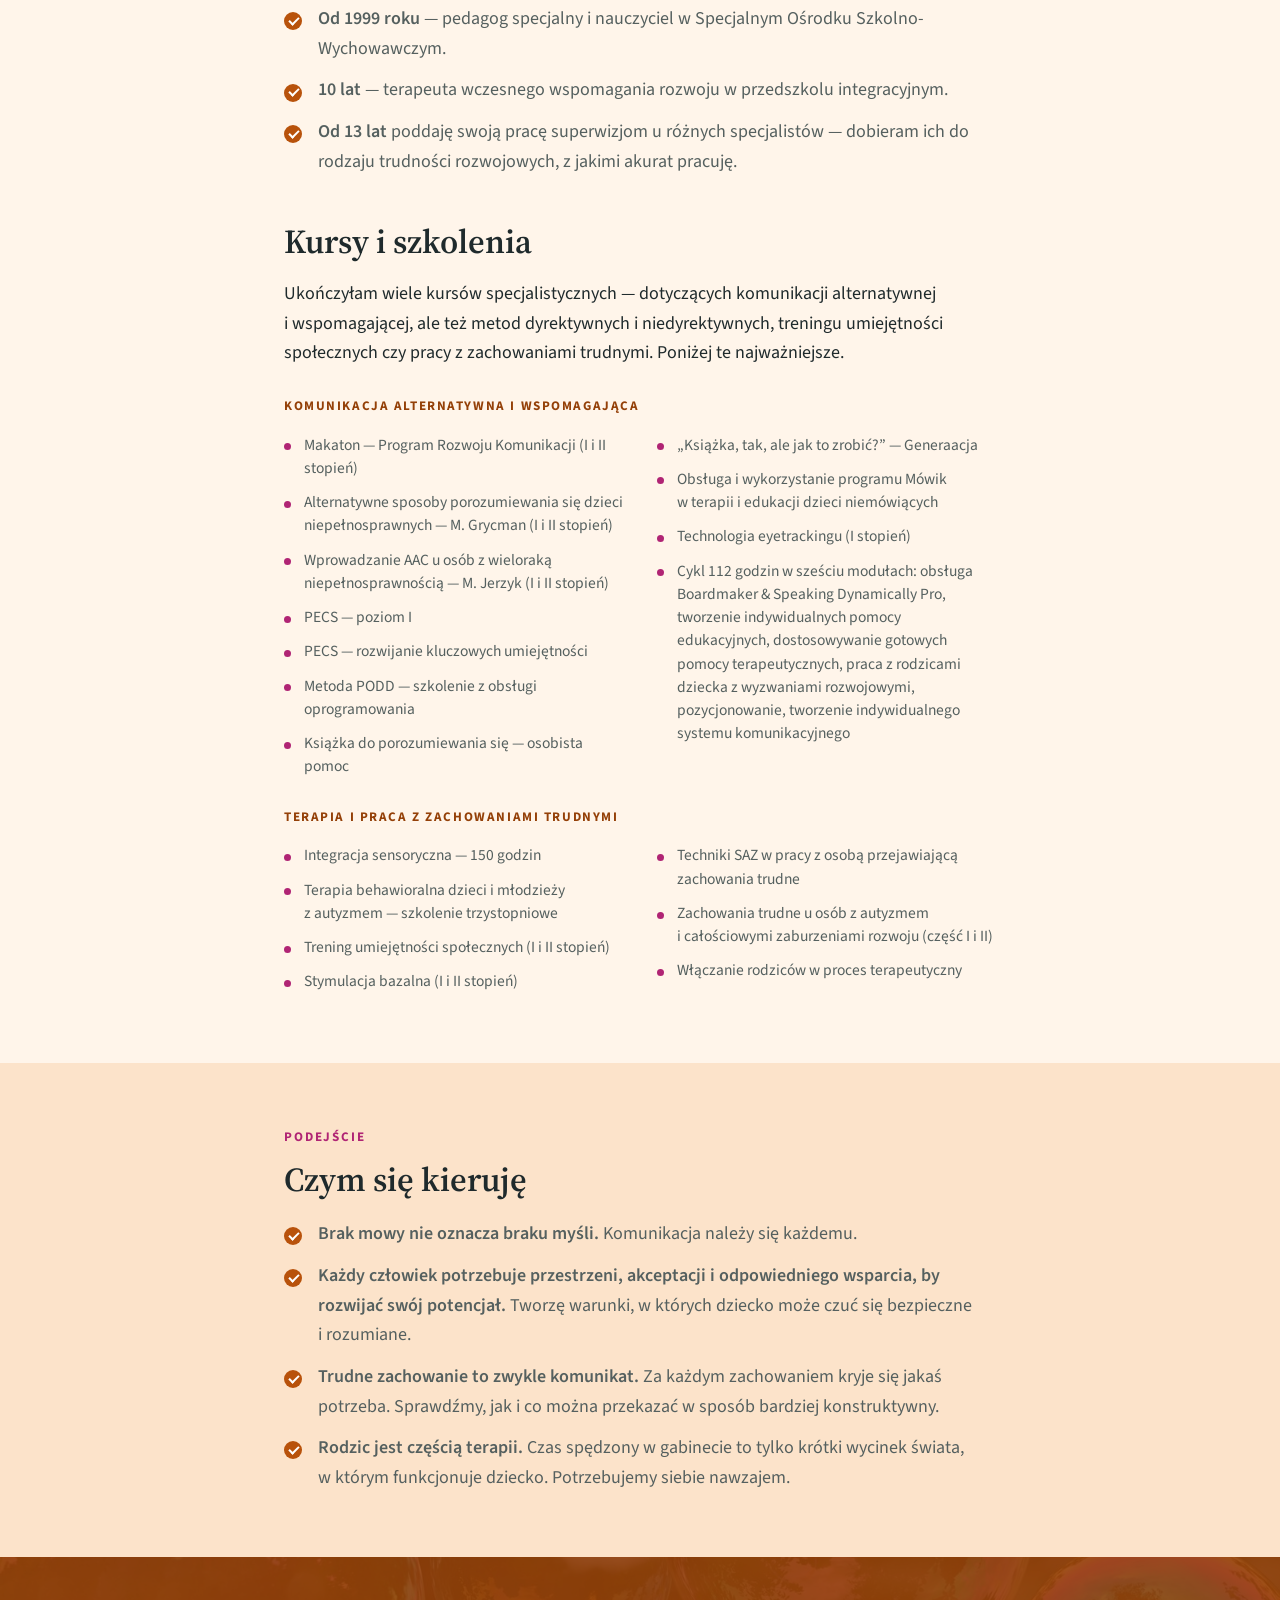
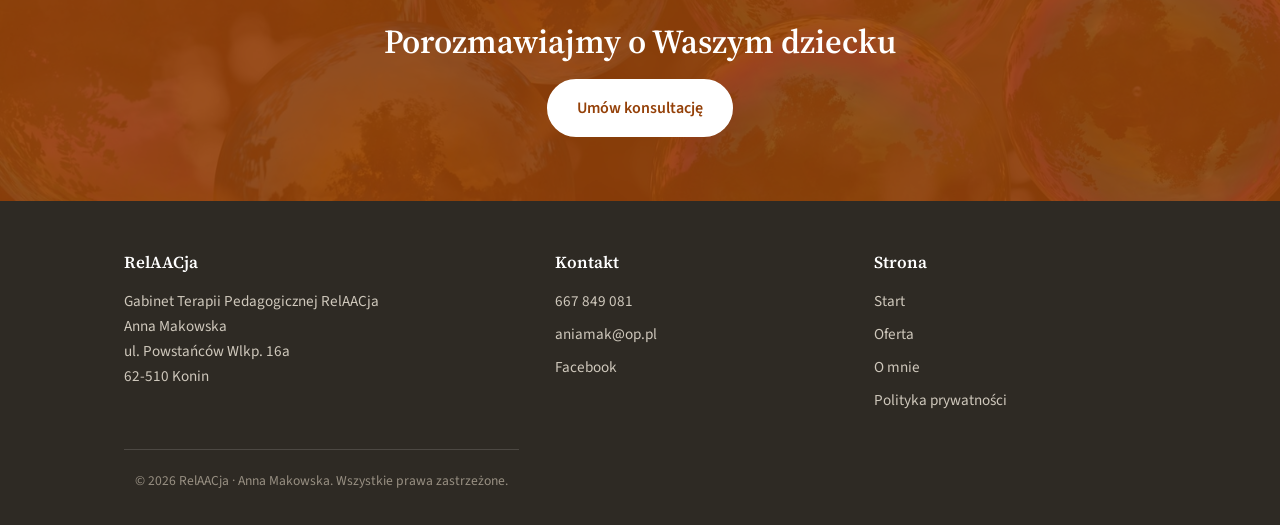
<file: o-mnie.html>
<!DOCTYPE html>
<html lang="pl">
<head>
<meta charset="UTF-8">
<meta name="viewport" content="width=device-width, initial-scale=1">
<title>Anna Makowska — pedagog specjalny i&nbsp;terapeuta AAC | RelAACja, Konin</title>
<meta name="description" content="Anna Makowska — pedagog specjalny, terapeuta AAC, terapeuta wczesnego wspomagania rozwoju. Ponad 20 lat pracy z osobami z autyzmem i niepełnosprawnością sprzężoną.">
<link rel="preconnect" href="https://fonts.googleapis.com">
<link rel="preconnect" href="https://fonts.gstatic.com" crossorigin>
<link href="https://fonts.googleapis.com/css2?family=Source+Serif+4:wght@400;600;700&family=Source+Sans+3:wght@400;600;700&display=swap" rel="stylesheet">
<link rel="canonical" href="https://gabinetrelaacja.pl/o-mnie.html"> <meta property="og:type" content="website"> <meta property="og:locale" content="pl_PL"> <meta property="og:site_name" content="RelAACja"> <meta property="og:title" content="Anna Makowska — pedagog specjalny i terapeuta AAC | RelAACja, Konin"> <meta property="og:description" content="Anna Makowska — pedagog specjalny, terapeuta AAC, terapeuta wczesnego wspomagania rozwoju. Ponad 20 lat pracy z osobami z autyzmem i niepełnosprawnością sprzężoną."> <meta property="og:url" content="https://gabinetrelaacja.pl/o-mnie.html"> <meta property="og:image" content="https://gabinetrelaacja.pl/zdjecia/udostepnianie.jpg?v=d5a13546"> <meta property="og:image:width" content="1200"> <meta property="og:image:height" content="630">
<link rel="stylesheet" href="styl.css?v=39fa6bea">
<link rel="icon" type="image/jpeg" href="zdjecia/logo.jpg?v=5c3c6f18">
</head>
<body>

<header class="gora">
  <div class="wrap">
    <a class="logo" href="index.html">
      <img src="zdjecia/logo.jpg?v=5c3c6f18" alt="Logo gabinetu RelAACja">
      <span>Rel<span class="aac">AAC</span>ja<span class="podtytul">Wsparcie i&nbsp;rozwój &middot; Konin</span></span>
    </a>
    <nav>
      <a href="index.html">Start</a>
      <a href="oferta.html">Oferta</a>
      <a href="o-mnie.html" class="tu">O&nbsp;mnie</a>
      <a href="kontakt.html">Kontakt</a>
    </nav>
  </div>
</header>

<section class="hero" style="padding-bottom:40px;">
  <div class="wrap">
    <div>
      <p class="nadtytul">O&nbsp;mnie</p>
      <h1>Anna Makowska</h1>
      <p class="lead" style="margin-top:16px;">
        Pedagog specjalny, terapeuta AAC, terapeuta wczesnego wspomagania rozwoju.
        Od 1999 roku pracuję z&nbsp;osobami z&nbsp;autyzmem,
        z&nbsp;niepełnosprawnością sprzężoną i&nbsp;z&nbsp;niepełnosprawnością intelektualną
        w&nbsp;różnym stopniu.
      </p>
    </div>
    <div class="hero-foto pion">
      <img src="zdjecia/anna-portret.jpg?v=d1cb7bef" alt="Anna Makowska">
    </div>
  </div>
</section>

<section style="padding-top:0;">
  <div class="wrap waski">
    <blockquote class="cytat">
      Moją pasją jest wspieranie innych, pomoc w&nbsp;tworzeniu optymalnych warunków
      rozwoju dla moich podopiecznych, dzielenie się wiedzą i&nbsp;doświadczeniem
      z&nbsp;tymi, którzy tego potrzebują.
    </blockquote>

    <h2 style="margin-top:44px;">Jak pracuję</h2>
    <ul class="lista-check">
      <li><strong>Łączę różne metody terapeutyczne</strong> i&nbsp;szukam tych, które
          najbardziej odpowiadają indywidualnym potrzebom moich podopiecznych.</li>
      <li><strong>Bliskie jest mi podejście rozwojowe</strong> — oparte na budowaniu
          relacji i&nbsp;podmiotowym spojrzeniu na podopiecznego.</li>
      <li><strong>Wykorzystuję również techniki behawioralne</strong>, między innymi
          PECS.</li>
      <li><strong>Pracuję w&nbsp;oparciu o&nbsp;system superwizyjny</strong> — swoją pracę
          konsultuję z&nbsp;innymi specjalistami AAC.</li>
    </ul>

    <h2 style="margin-top:44px;">Wykształcenie</h2>
    <ul class="lista-check">
      <li><strong>Pedagogika specjalna</strong> — rewalidacja osób z&nbsp;niepełnosprawnością
          intelektualną. Pięcioletnie studia dzienne, Uniwersytet im. Adama Mickiewicza
          w&nbsp;Poznaniu.</li>
      <li><strong>Usprawnianie dzieci ze sprzężoną niepełnosprawnością</strong> —
          studia podyplomowe, Akademia Pedagogiki Specjalnej w&nbsp;Warszawie.</li>
      <li><strong>Wczesne wspomaganie rozwoju dziecka</strong> — studia podyplomowe,
          Uniwersytet im. Adama Mickiewicza w&nbsp;Poznaniu.</li>
    </ul>

    <h2 style="margin-top:44px;">Doświadczenie</h2>
    <ul class="lista-check">
      <li><strong>Od 1999 roku</strong> — pedagog specjalny i&nbsp;nauczyciel
          w&nbsp;Specjalnym Ośrodku Szkolno-Wychowawczym.</li>
      <li><strong>10 lat</strong> — terapeuta wczesnego wspomagania rozwoju
          w&nbsp;przedszkolu integracyjnym.</li>
      <li><strong>Od 13 lat</strong> poddaję swoją pracę superwizjom u&nbsp;różnych
          specjalistów — dobieram ich do rodzaju trudności rozwojowych,
          z&nbsp;jakimi akurat pracuję.</li>
    </ul>

    <h2 style="margin-top:44px;">Kursy i&nbsp;szkolenia</h2>
    <p>Ukończyłam wiele kursów specjalistycznych — dotyczących komunikacji alternatywnej
       i&nbsp;wspomagającej, ale też metod dyrektywnych i&nbsp;niedyrektywnych, treningu umiejętności
       społecznych czy pracy z&nbsp;zachowaniami trudnymi. Poniżej te najważniejsze.</p>

    <p class="podgrupa">Komunikacja alternatywna i&nbsp;wspomagająca</p>
    <ul class="lista-kursy">
      <li>Makaton — Program Rozwoju Komunikacji (I&nbsp;i&nbsp;II stopień)</li>
      <li>Alternatywne sposoby porozumiewania się dzieci niepełnosprawnych —
          M. Grycman (I&nbsp;i&nbsp;II stopień)</li>
      <li>Wprowadzanie AAC u&nbsp;osób z&nbsp;wieloraką niepełnosprawnością —
          M. Jerzyk (I&nbsp;i&nbsp;II stopień)</li>
      <li>PECS — poziom I</li>
      <li>PECS — rozwijanie kluczowych umiejętności</li>
      <li>Metoda PODD — szkolenie z&nbsp;obsługi oprogramowania</li>
      <li>Książka do porozumiewania się — osobista pomoc</li>
      <li>„Książka, tak, ale jak to zrobić?” — Generaacja</li>
      <li>Obsługa i&nbsp;wykorzystanie programu Mówik w&nbsp;terapii i&nbsp;edukacji dzieci niemówiących</li>
      <li>Technologia eyetrackingu (I&nbsp;stopień)</li>
      <li>Cykl 112 godzin w&nbsp;sześciu modułach: obsługa Boardmaker &amp; Speaking Dynamically
          Pro, tworzenie indywidualnych pomocy edukacyjnych, dostosowywanie gotowych
          pomocy terapeutycznych, praca z&nbsp;rodzicami dziecka z&nbsp;wyzwaniami rozwojowymi,
          pozycjonowanie, tworzenie indywidualnego systemu komunikacyjnego</li>
    </ul>

    <p class="podgrupa">Terapia i&nbsp;praca z&nbsp;zachowaniami trudnymi</p>
    <ul class="lista-kursy">
      <li>Integracja sensoryczna — 150 godzin</li>
      <li>Terapia behawioralna dzieci i&nbsp;młodzieży z&nbsp;autyzmem — szkolenie trzystopniowe</li>
      <li>Trening umiejętności społecznych (I&nbsp;i&nbsp;II stopień)</li>
      <li>Stymulacja bazalna (I&nbsp;i&nbsp;II stopień)</li>
      <li>Techniki SAZ w&nbsp;pracy z&nbsp;osobą przejawiającą zachowania trudne</li>
      <li>Zachowania trudne u&nbsp;osób z&nbsp;autyzmem i&nbsp;całościowymi zaburzeniami rozwoju
          (część I&nbsp;i&nbsp;II)</li>
      <li>Włączanie rodziców w&nbsp;proces terapeutyczny</li>
    </ul>
  </div>
</section>

<section class="akcent">
  <div class="wrap waski">
    <p class="nadtytul">Podejście</p>
    <h2>Czym się kieruję</h2>
    <ul class="lista-check">
      <li><strong>Brak mowy nie oznacza braku myśli.</strong>
          Komunikacja należy się każdemu.</li>
      <li><strong>Każdy człowiek potrzebuje przestrzeni, akceptacji i&nbsp;odpowiedniego
          wsparcia, by rozwijać swój potencjał.</strong>
          Tworzę warunki, w&nbsp;których dziecko może czuć się bezpieczne i&nbsp;rozumiane.</li>
      <li><strong>Trudne zachowanie to zwykle komunikat.</strong>
          Za każdym zachowaniem kryje się jakaś potrzeba. Sprawdźmy, jak i&nbsp;co można
          przekazać w&nbsp;sposób bardziej konstruktywny.</li>
      <li><strong>Rodzic jest częścią terapii.</strong>
          Czas spędzony w&nbsp;gabinecie to tylko krótki wycinek świata,
          w&nbsp;którym funkcjonuje dziecko. Potrzebujemy siebie nawzajem.</li>
    </ul>
  </div>
</section>

<section class="cta z-tlem">
  <div class="wrap">
    <h2>Porozmawiajmy o&nbsp;Waszym dziecku</h2>
    <a class="btn" href="kontakt.html">Umów konsultację</a>
  </div>
</section>

<footer>
  <div class="wrap">
    <div>
      <h4>RelAACja</h4>
      <p>Gabinet Terapii Pedagogicznej RelAACja<br>
         Anna Makowska<br>
         ul. Powstańców Wlkp. 16a<br>
         62-510 Konin</p>
    </div>
    <div>
      <h4>Kontakt</h4>
      <ul>
        <li><a href="tel:+48667849081">667 849 081</a></li>
        <li><a href="mailto:aniamak@op.pl">aniamak@op.pl</a></li>
        <li><a href="https://www.facebook.com/profile.php?id=100088974345135">Facebook</a></li>
      </ul>
    </div>
    <div>
      <h4>Strona</h4>
      <ul>
        <li><a href="index.html">Start</a></li>
        <li><a href="oferta.html">Oferta</a></li>
        <li><a href="o-mnie.html">O&nbsp;mnie</a></li>
        <li><a href="polityka-prywatnosci.html">Polityka prywatności</a></li>
      </ul>
    </div>
  </div>
  <div class="wrap">
    <p class="stopka-dol">&copy; 2026 RelAACja &middot; Anna Makowska. Wszystkie prawa zastrzeżone.</p>
  </div>
</footer>

</body>
</html>
</file>
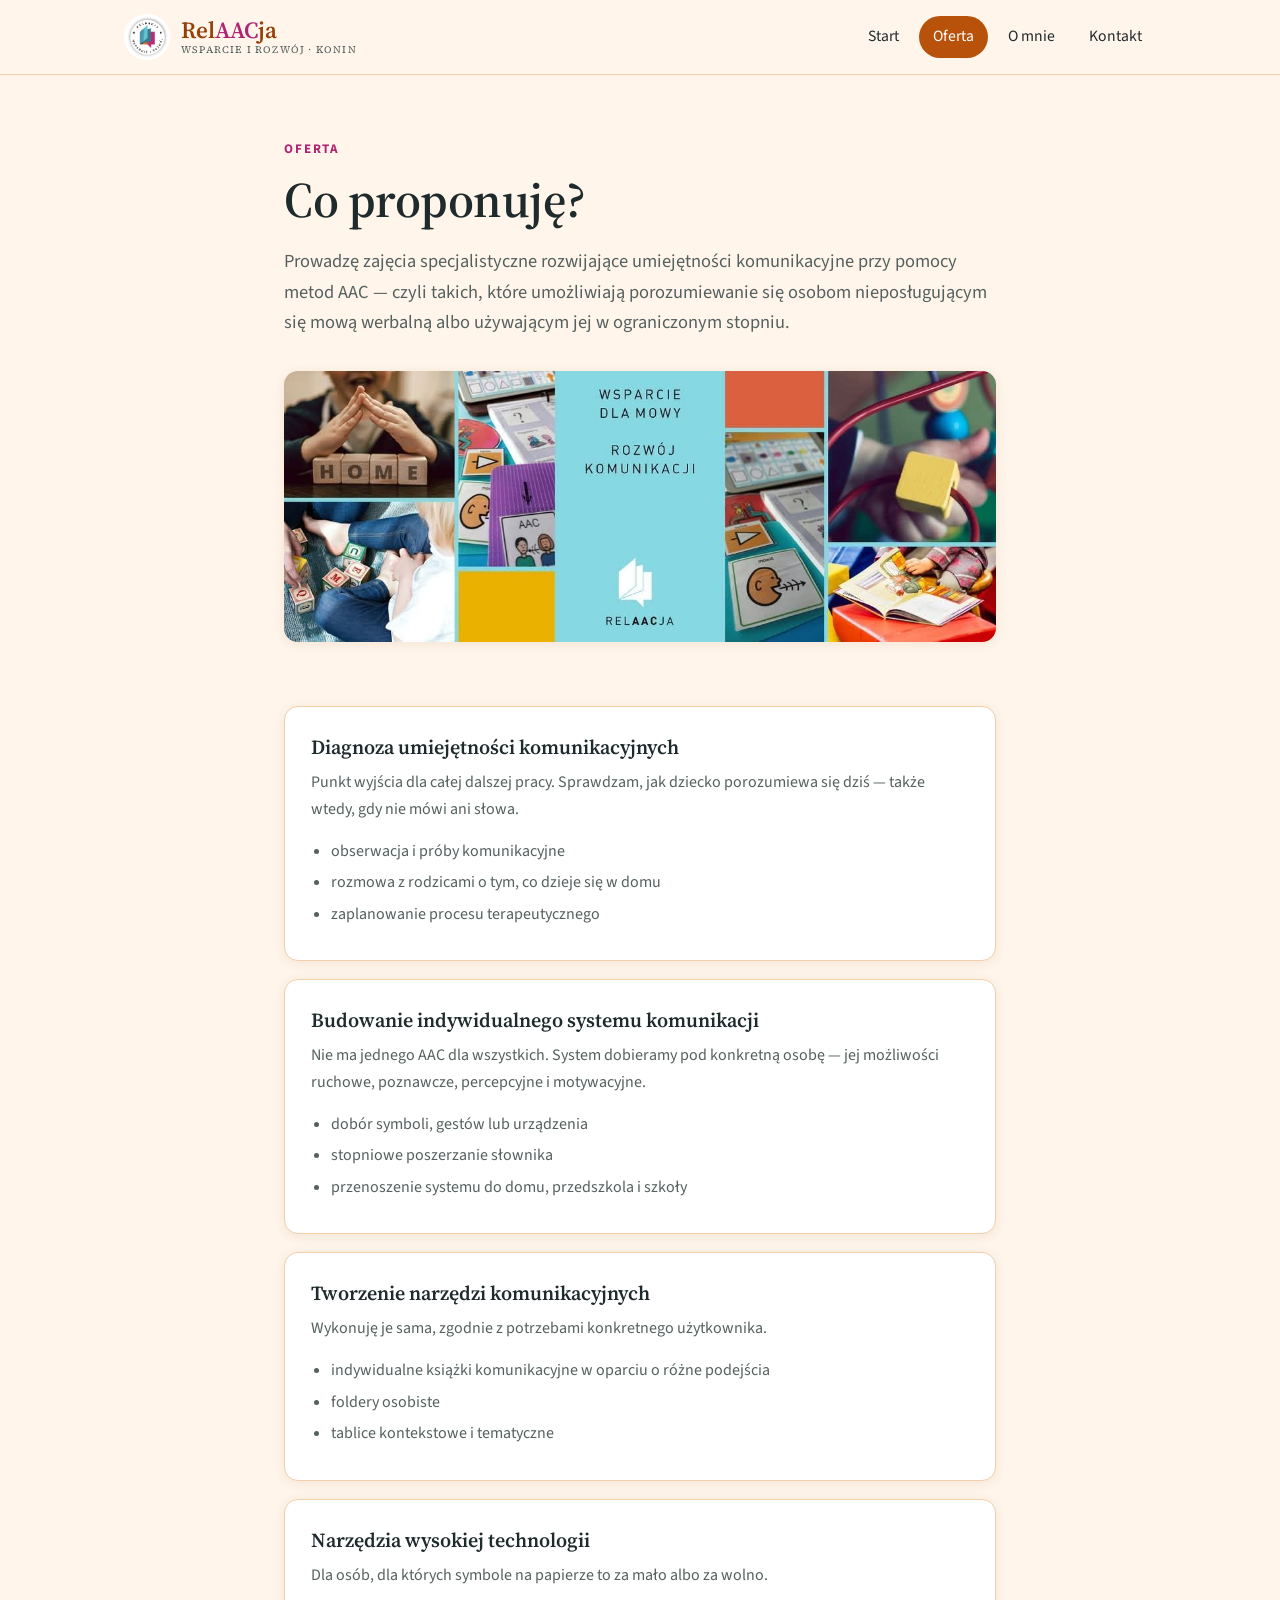
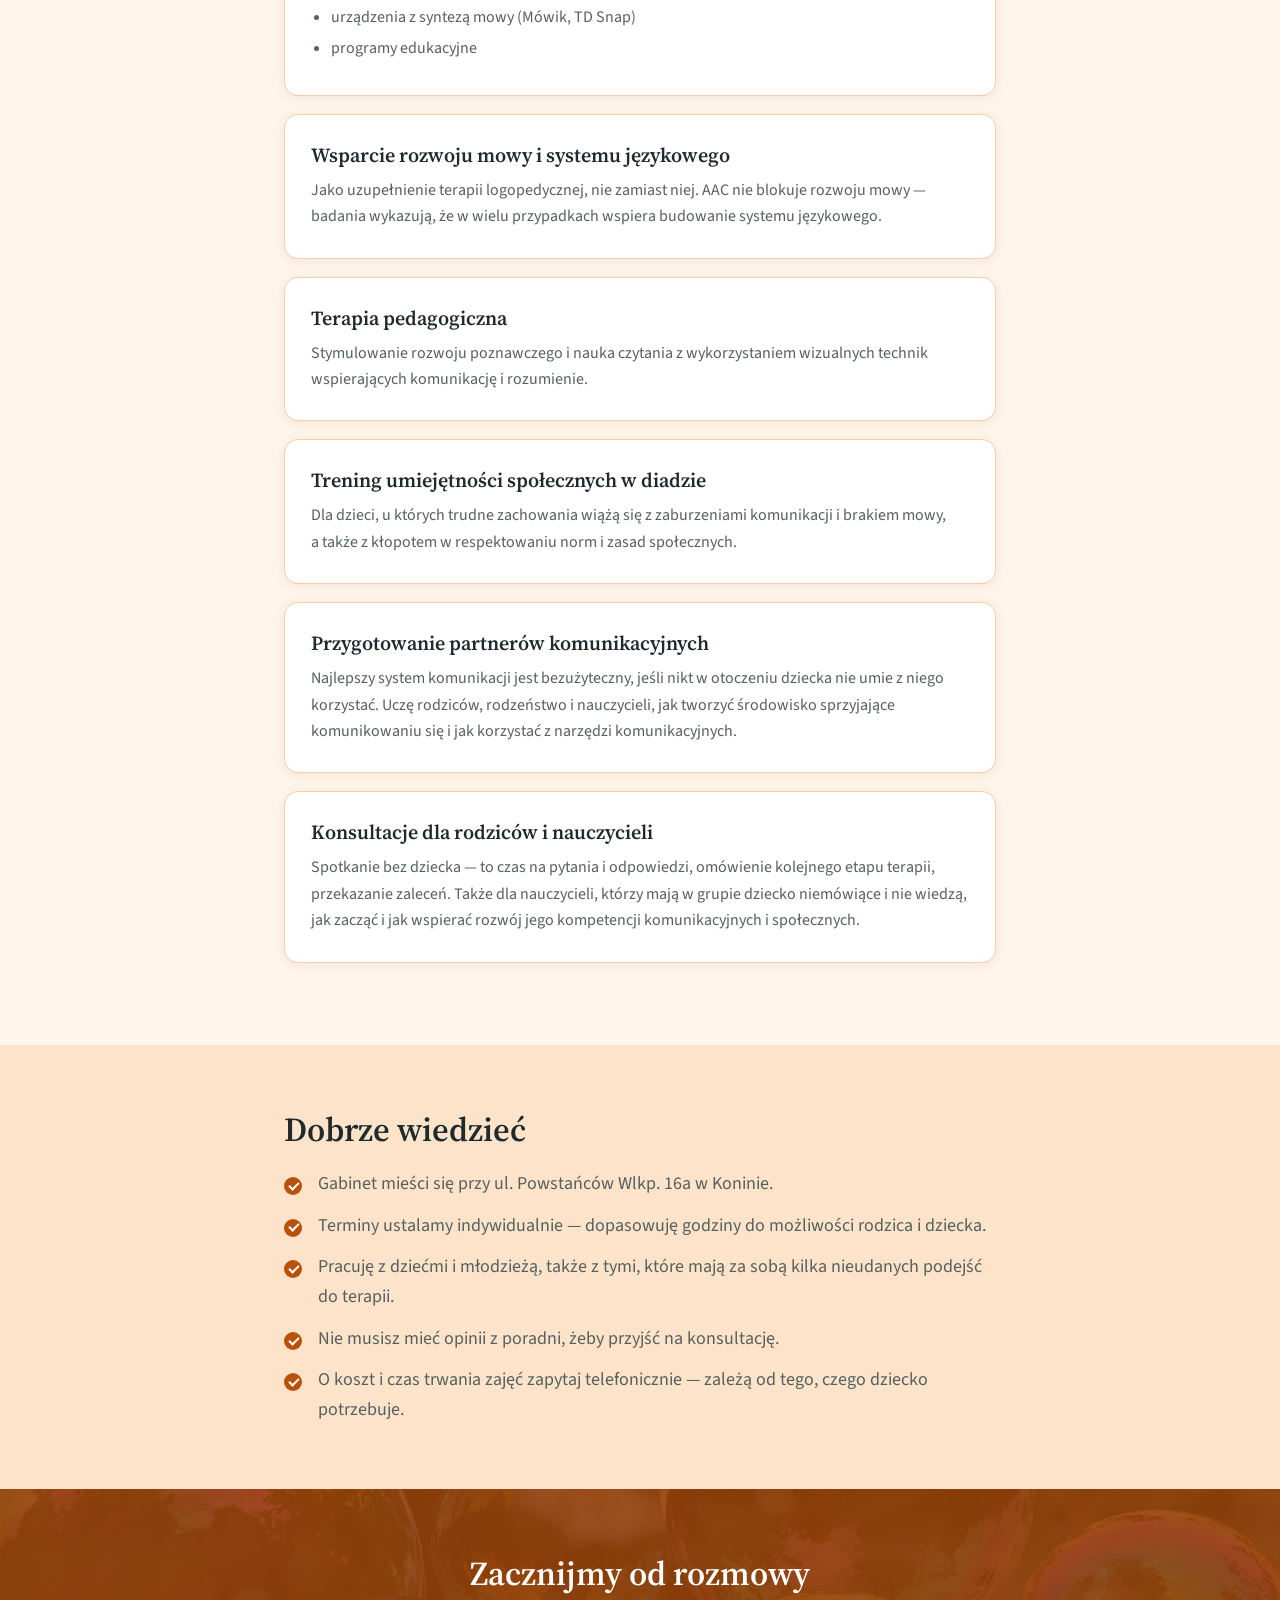
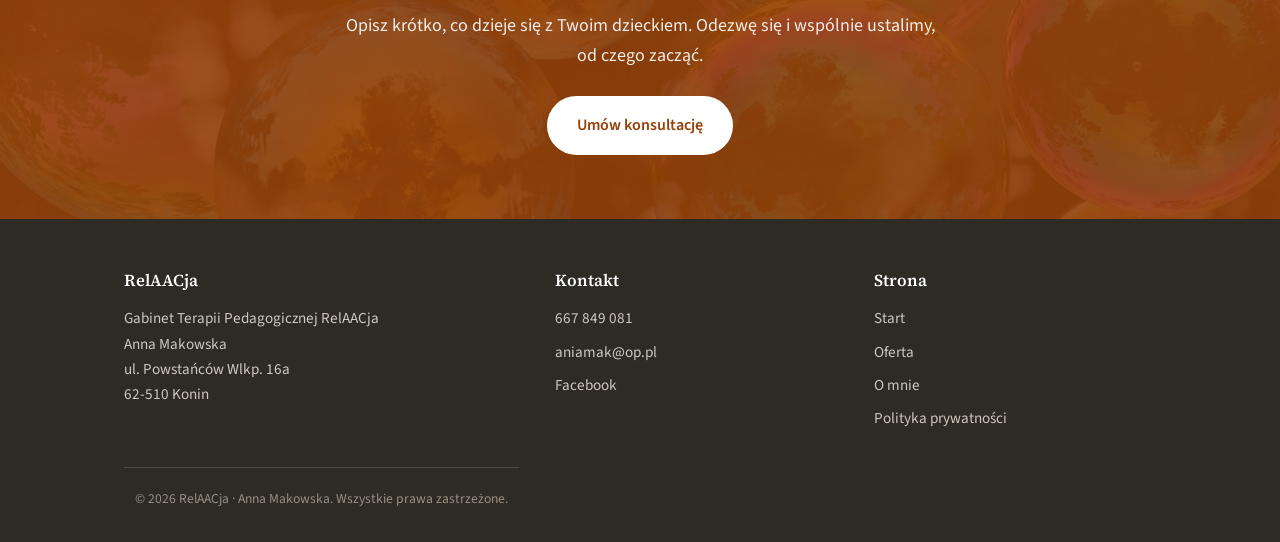
<file: oferta.html>
<!DOCTYPE html>
<html lang="pl">
<head>
<meta charset="UTF-8">
<meta name="viewport" content="width=device-width, initial-scale=1">
<title>Oferta — RelAACja | AAC, terapia pedagogiczna, TUS w&nbsp;Koninie</title>
<meta name="description" content="Diagnoza komunikacyjna, budowanie systemów AAC, książki komunikacyjne, Mówik i eye-tracking, terapia pedagogiczna, TUS oraz konsultacje. Oferta gabinetu RelAACja w Koninie.">
<link rel="preconnect" href="https://fonts.googleapis.com">
<link rel="preconnect" href="https://fonts.gstatic.com" crossorigin>
<link href="https://fonts.googleapis.com/css2?family=Source+Serif+4:wght@400;600;700&family=Source+Sans+3:wght@400;600;700&display=swap" rel="stylesheet">
<link rel="canonical" href="https://gabinetrelaacja.pl/oferta.html"> <meta property="og:type" content="website"> <meta property="og:locale" content="pl_PL"> <meta property="og:site_name" content="RelAACja"> <meta property="og:title" content="Oferta — RelAACja | AAC, terapia pedagogiczna, TUS w Koninie"> <meta property="og:description" content="Diagnoza komunikacyjna, budowanie systemów AAC, książki komunikacyjne, Mówik i eye-tracking, terapia pedagogiczna, TUS oraz konsultacje. Oferta gabinetu RelAACja w Koninie."> <meta property="og:url" content="https://gabinetrelaacja.pl/oferta.html"> <meta property="og:image" content="https://gabinetrelaacja.pl/zdjecia/udostepnianie.jpg?v=d5a13546"> <meta property="og:image:width" content="1200"> <meta property="og:image:height" content="630">
<link rel="stylesheet" href="styl.css?v=39fa6bea">
<link rel="icon" type="image/jpeg" href="zdjecia/logo.jpg?v=5c3c6f18">
</head>
<body>

<header class="gora">
  <div class="wrap">
    <a class="logo" href="index.html">
      <img src="zdjecia/logo.jpg?v=5c3c6f18" alt="Logo gabinetu RelAACja">
      <span>Rel<span class="aac">AAC</span>ja<span class="podtytul">Wsparcie i&nbsp;rozwój &middot; Konin</span></span>
    </a>
    <nav>
      <a href="index.html">Start</a>
      <a href="oferta.html" class="tu">Oferta</a>
      <a href="o-mnie.html">O&nbsp;mnie</a>
      <a href="kontakt.html">Kontakt</a>
    </nav>
  </div>
</header>

<section>
  <div class="wrap waski">
    <p class="nadtytul">Oferta</p>
    <h1>Co proponuję?</h1>
    <p class="lead" style="margin-top:16px;">
      Prowadzę zajęcia specjalistyczne rozwijające umiejętności komunikacyjne
      przy pomocy metod AAC — czyli takich, które umożliwiają porozumiewanie się
      osobom nieposługującym się mową werbalną albo używającym jej
      w&nbsp;ograniczonym stopniu.
    </p>
    <img class="banner caly" style="margin-top:34px;" src="zdjecia/baner-oferta.jpg?v=cbe8ea4b"
         alt="Baner RelAACja: wsparcie dla mowy, rozwój komunikacji">
  </div>
</section>

<section style="padding-top:0;">
  <div class="wrap waski">

    <div class="usluga">
      <div class="naglowek">
        <h3>Diagnoza umiejętności komunikacyjnych</h3>
      </div>
      <p>Punkt wyjścia dla całej dalszej pracy. Sprawdzam, jak dziecko porozumiewa się
         dziś — także wtedy, gdy nie mówi ani słowa.</p>
      <ul>
        <li>obserwacja i&nbsp;próby komunikacyjne</li>
        <li>rozmowa z&nbsp;rodzicami o&nbsp;tym, co dzieje się w&nbsp;domu</li>
        <li>zaplanowanie procesu terapeutycznego</li>
      </ul>
    </div>

    <div class="usluga">
      <div class="naglowek">
        <h3>Budowanie indywidualnego systemu komunikacji</h3>
      </div>
      <p>Nie ma jednego AAC dla wszystkich. System dobieramy pod konkretną osobę —
         jej możliwości ruchowe, poznawcze, percepcyjne i&nbsp;motywacyjne.</p>
      <ul>
        <li>dobór symboli, gestów lub urządzenia</li>
        <li>stopniowe poszerzanie słownika</li>
        <li>przenoszenie systemu do domu, przedszkola i&nbsp;szkoły</li>
      </ul>
    </div>

    <div class="usluga">
      <div class="naglowek">
        <h3>Tworzenie narzędzi komunikacyjnych</h3>
      </div>
      <p>Wykonuję je sama, zgodnie z&nbsp;potrzebami konkretnego użytkownika.</p>
      <ul>
        <li>indywidualne książki komunikacyjne w&nbsp;oparciu o&nbsp;różne podejścia</li>
        <li>foldery osobiste</li>
        <li>tablice kontekstowe i&nbsp;tematyczne</li>
      </ul>
    </div>

    <div class="usluga">
      <div class="naglowek">
        <h3>Narzędzia wysokiej technologii</h3>
      </div>
      <p>Dla osób, dla których symbole na papierze to za mało albo za wolno.</p>
      <ul>
        <li>urządzenia z&nbsp;syntezą mowy (Mówik, TD Snap)</li>
        <li>programy edukacyjne</li>
      </ul>
    </div>

    <div class="usluga">
      <div class="naglowek">
        <h3>Wsparcie rozwoju mowy i&nbsp;systemu językowego</h3>
      </div>
      <p>Jako uzupełnienie terapii logopedycznej, nie zamiast niej. AAC nie blokuje
         rozwoju mowy — badania wykazują, że w&nbsp;wielu przypadkach wspiera
         budowanie systemu językowego.</p>
    </div>

    <div class="usluga">
      <div class="naglowek">
        <h3>Terapia pedagogiczna</h3>
      </div>
      <p>Stymulowanie rozwoju poznawczego i&nbsp;nauka czytania z&nbsp;wykorzystaniem
         wizualnych technik wspierających komunikację i&nbsp;rozumienie.</p>
    </div>

    <div class="usluga">
      <div class="naglowek">
        <h3>Trening umiejętności społecznych w&nbsp;diadzie</h3>
      </div>
      <p>Dla dzieci, u&nbsp;których trudne zachowania wiążą się z&nbsp;zaburzeniami
         komunikacji i&nbsp;brakiem mowy, a&nbsp;także z&nbsp;kłopotem w&nbsp;respektowaniu norm
         i&nbsp;zasad społecznych.</p>
    </div>

    <div class="usluga">
      <div class="naglowek">
        <h3>Przygotowanie partnerów komunikacyjnych</h3>
      </div>
      <p>Najlepszy system komunikacji jest bezużyteczny, jeśli nikt w&nbsp;otoczeniu
         dziecka nie umie z&nbsp;niego korzystać. Uczę rodziców, rodzeństwo
         i&nbsp;nauczycieli, jak tworzyć środowisko sprzyjające komunikowaniu się
         i&nbsp;jak korzystać z&nbsp;narzędzi komunikacyjnych.</p>
    </div>

    <div class="usluga">
      <div class="naglowek">
        <h3>Konsultacje dla rodziców i&nbsp;nauczycieli</h3>
      </div>
      <p>Spotkanie bez dziecka — to czas na pytania i&nbsp;odpowiedzi, omówienie
         kolejnego etapu terapii, przekazanie zaleceń. Także dla nauczycieli,
         którzy mają w&nbsp;grupie dziecko niemówiące i&nbsp;nie wiedzą, jak zacząć
         i&nbsp;jak wspierać rozwój jego kompetencji komunikacyjnych
         i&nbsp;społecznych.</p>
    </div>

  </div>
</section>

<section class="akcent">
  <div class="wrap waski">
    <h2>Dobrze wiedzieć</h2>
    <ul class="lista-check">
      <li>Gabinet mieści się przy ul. Powstańców Wlkp. 16a w&nbsp;Koninie.</li>
      <li>Terminy ustalamy indywidualnie — dopasowuję godziny do możliwości
          rodzica i&nbsp;dziecka.</li>
      <li>Pracuję z&nbsp;dziećmi i&nbsp;młodzieżą, także z&nbsp;tymi, które mają za sobą
          kilka nieudanych podejść do terapii.</li>
      <li>Nie musisz mieć opinii z&nbsp;poradni, żeby przyjść na konsultację.</li>
      <li>O&nbsp;koszt i&nbsp;czas trwania zajęć zapytaj telefonicznie — zależą od tego,
          czego dziecko potrzebuje.</li>
    </ul>
  </div>
</section>

<section class="cta z-tlem">
  <div class="wrap">
    <h2>Zacznijmy od rozmowy</h2>
    <p>Opisz krótko, co dzieje się z&nbsp;Twoim dzieckiem. Odezwę się i&nbsp;wspólnie
       ustalimy, od czego zacząć.</p>
    <a class="btn" href="kontakt.html">Umów konsultację</a>
  </div>
</section>

<footer>
  <div class="wrap">
    <div>
      <h4>RelAACja</h4>
      <p>Gabinet Terapii Pedagogicznej RelAACja<br>
         Anna Makowska<br>
         ul. Powstańców Wlkp. 16a<br>
         62-510 Konin</p>
    </div>
    <div>
      <h4>Kontakt</h4>
      <ul>
        <li><a href="tel:+48667849081">667 849 081</a></li>
        <li><a href="mailto:aniamak@op.pl">aniamak@op.pl</a></li>
        <li><a href="https://www.facebook.com/profile.php?id=100088974345135">Facebook</a></li>
      </ul>
    </div>
    <div>
      <h4>Strona</h4>
      <ul>
        <li><a href="index.html">Start</a></li>
        <li><a href="oferta.html">Oferta</a></li>
        <li><a href="o-mnie.html">O&nbsp;mnie</a></li>
        <li><a href="polityka-prywatnosci.html">Polityka prywatności</a></li>
      </ul>
    </div>
  </div>
  <div class="wrap">
    <p class="stopka-dol">&copy; 2026 RelAACja &middot; Anna Makowska. Wszystkie prawa zastrzeżone.</p>
  </div>
</footer>

</body>
</html>
</file>
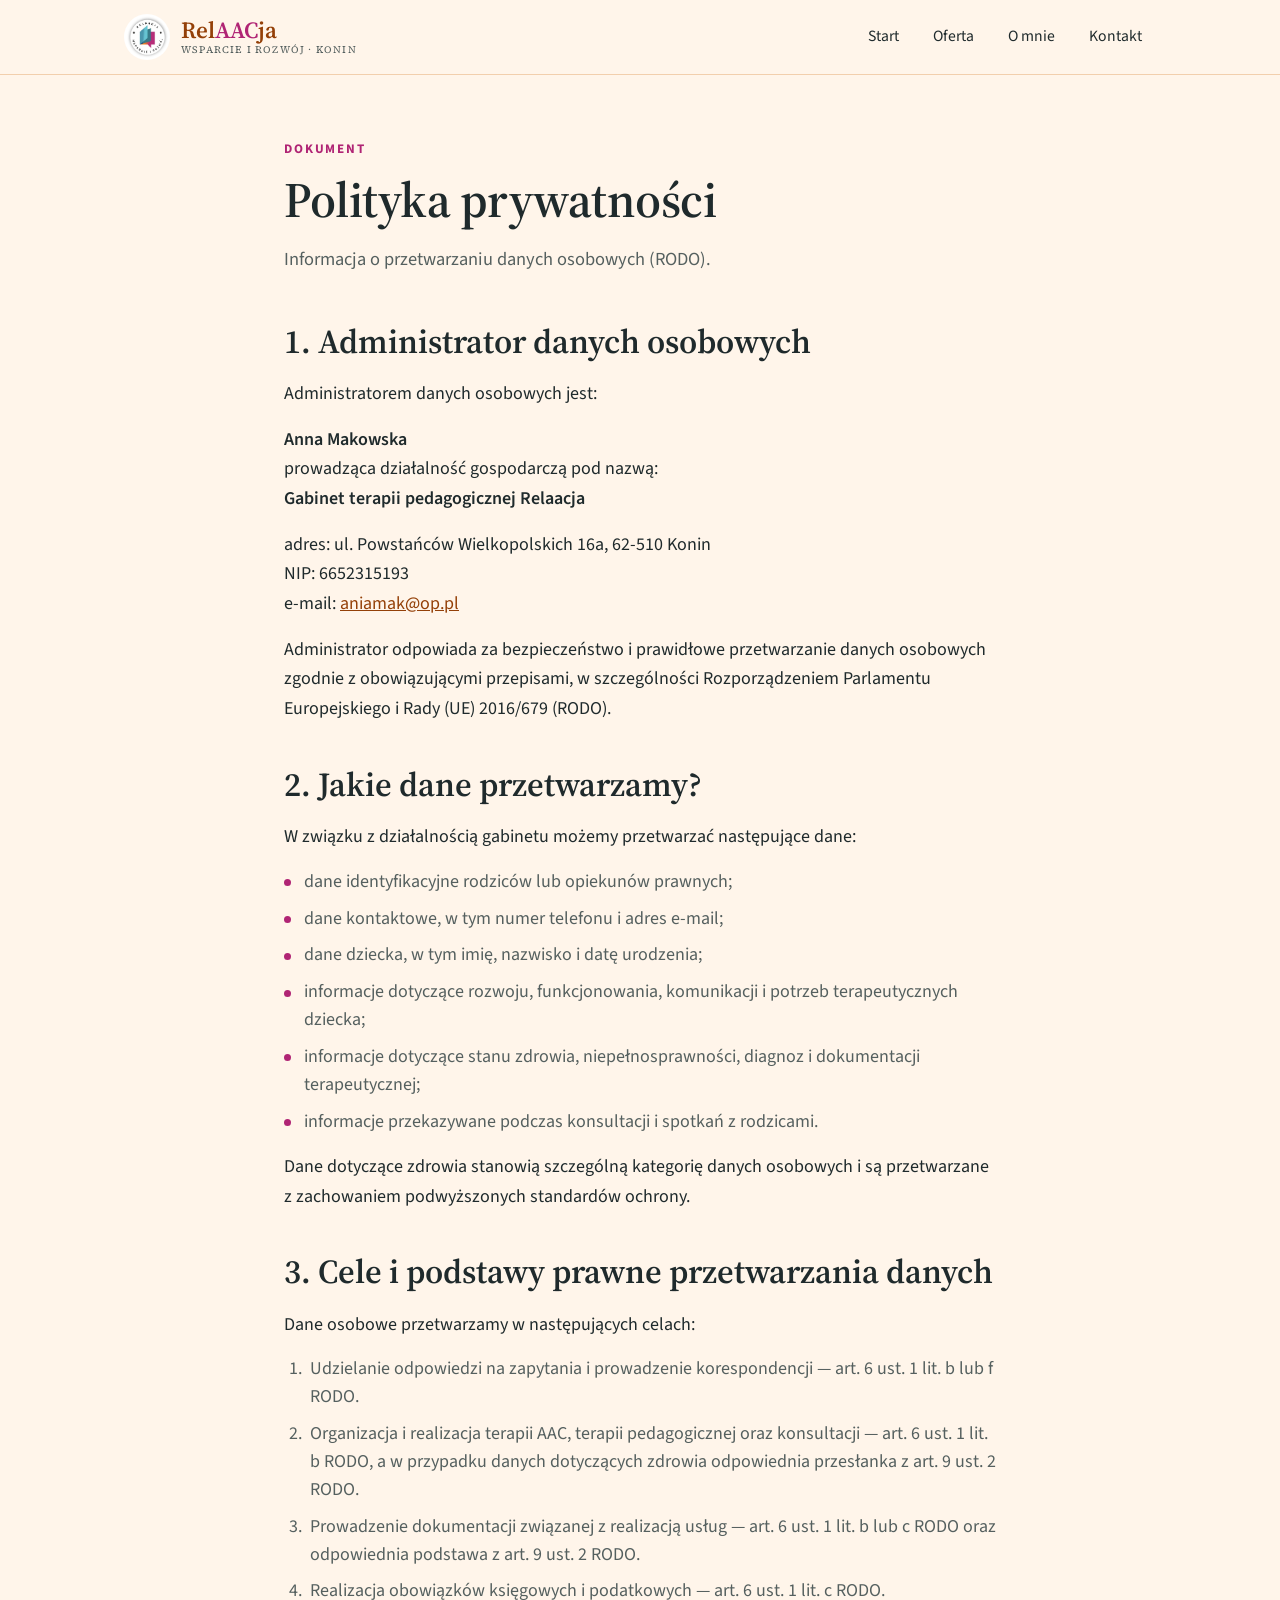
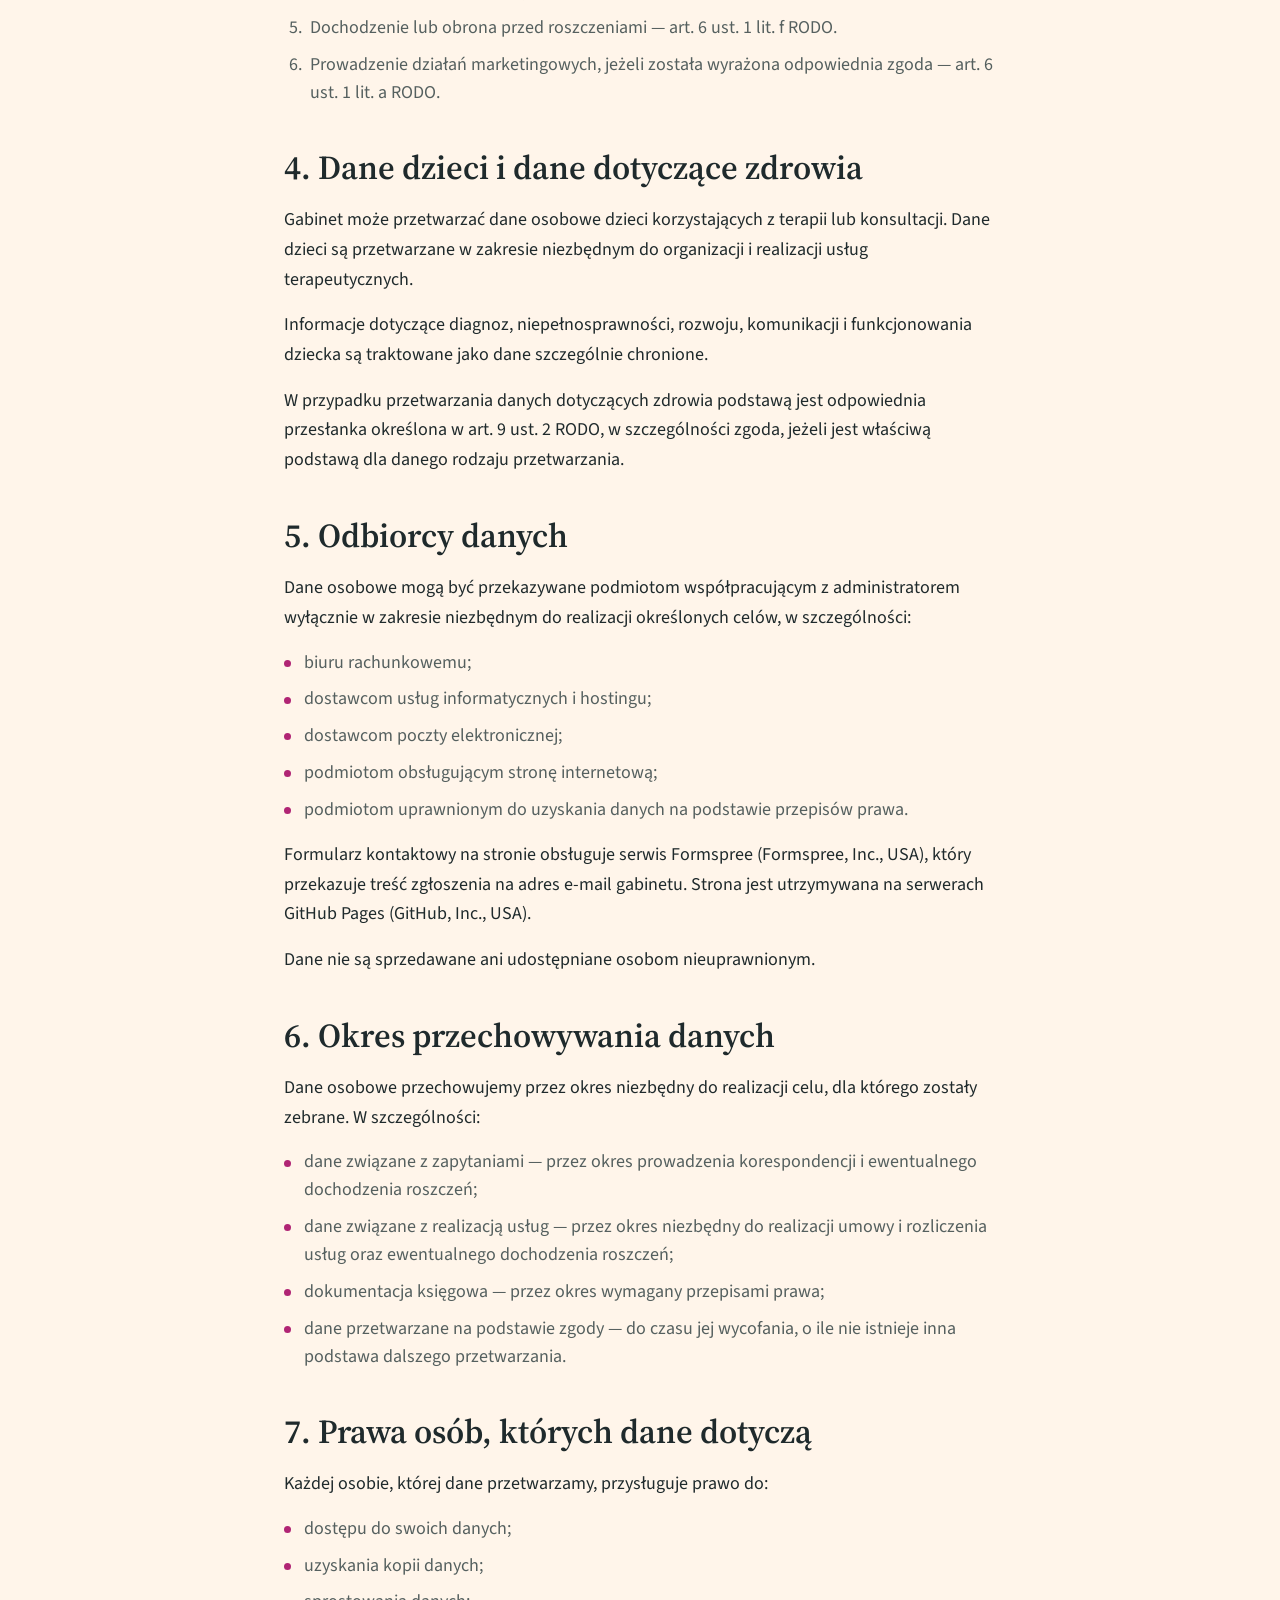
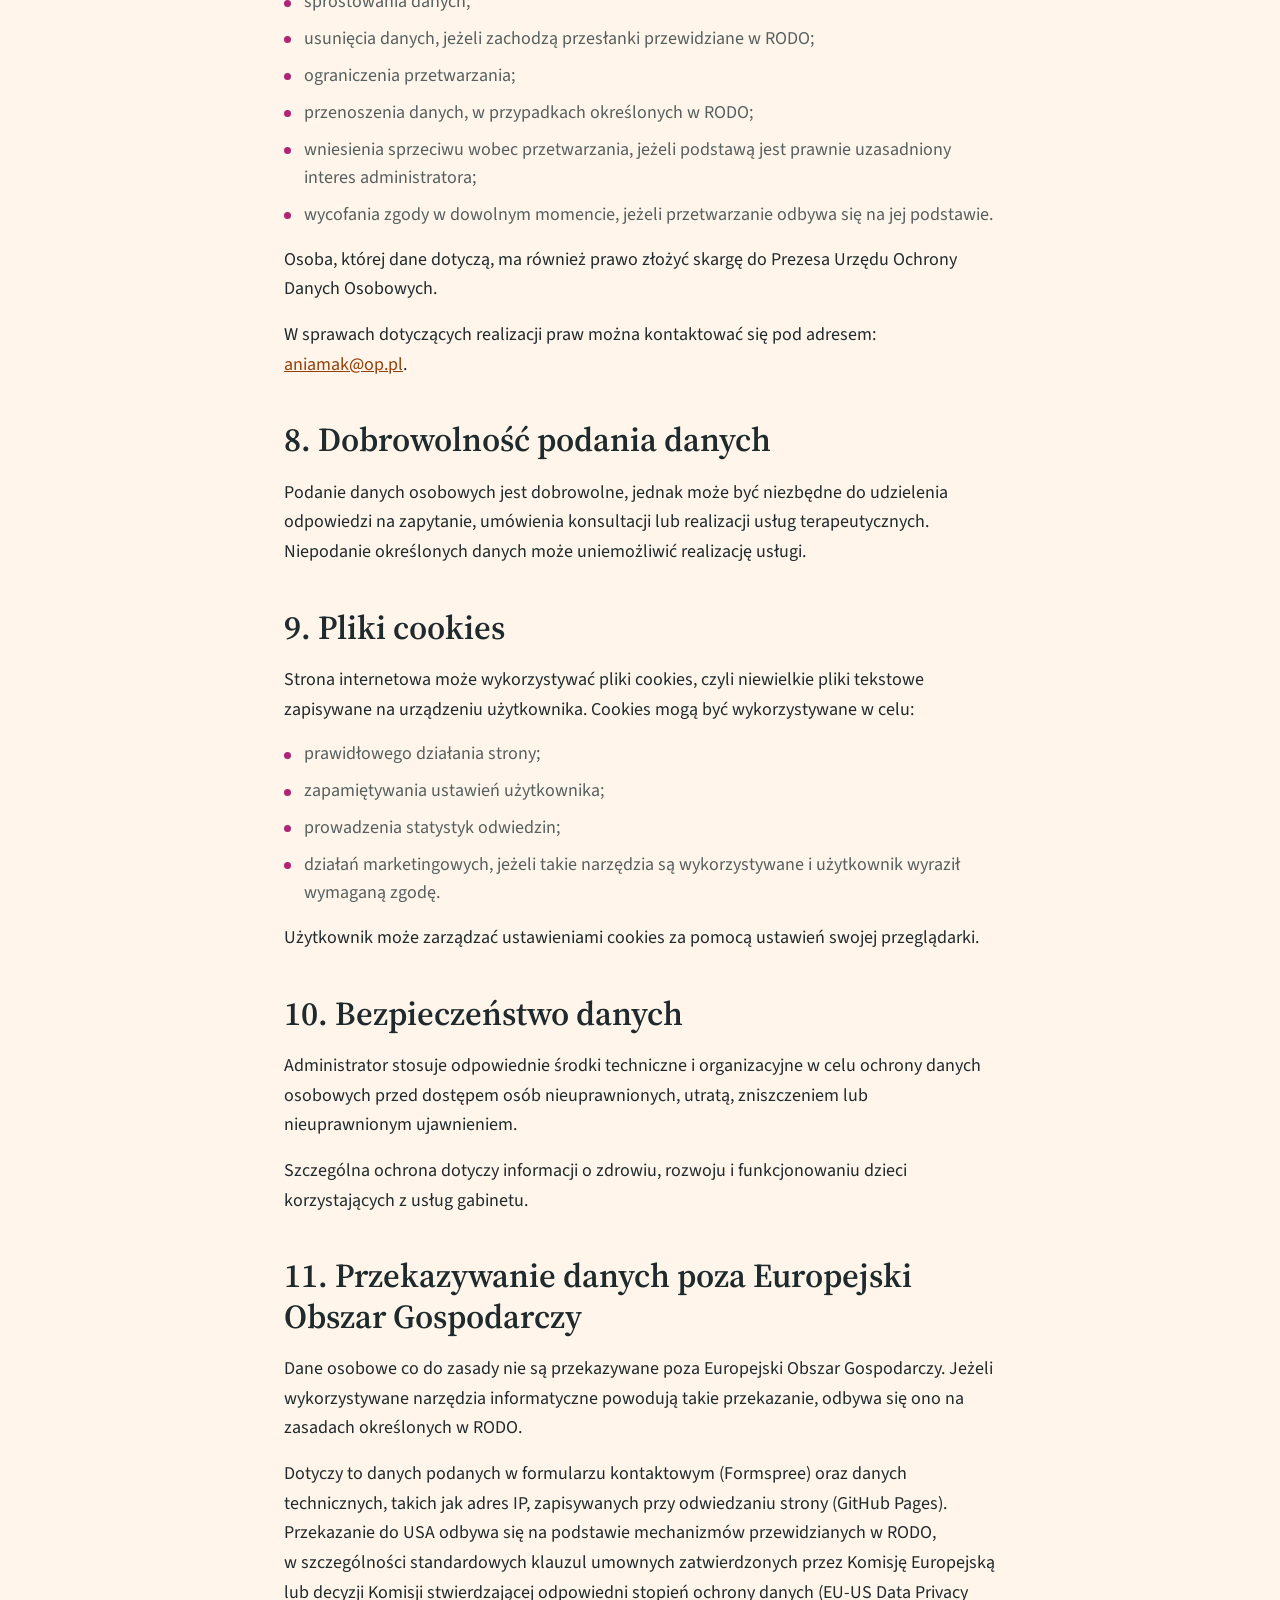
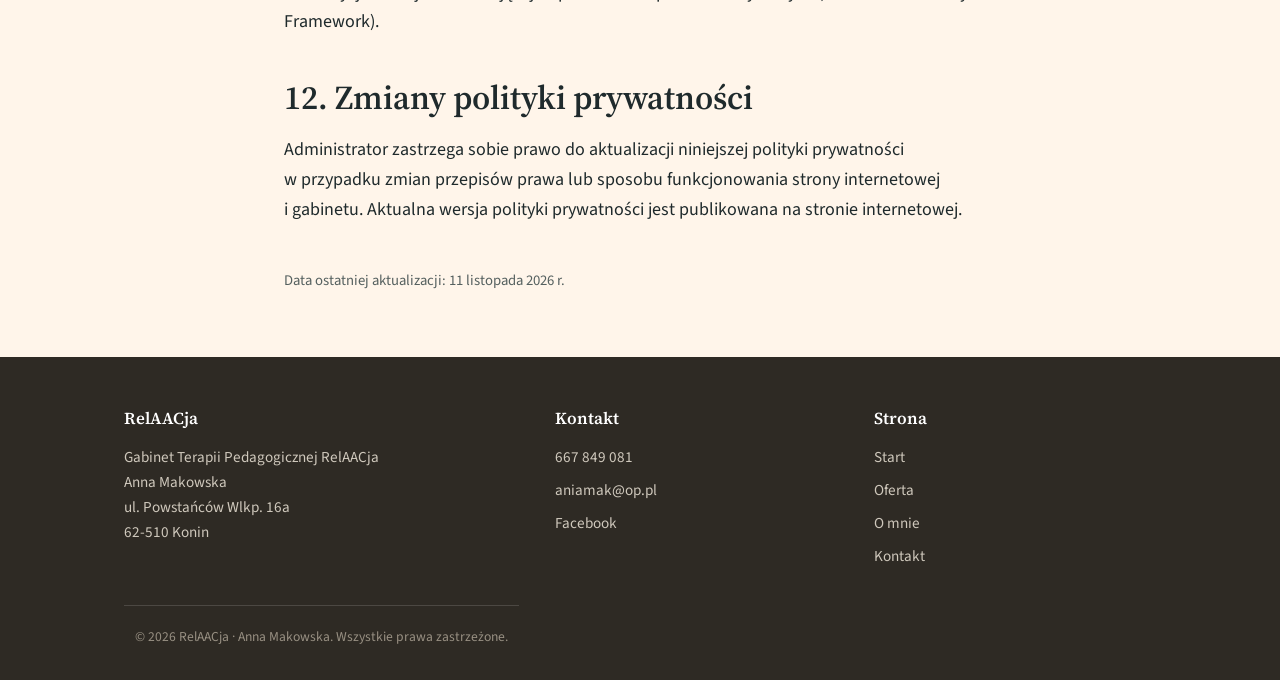
<file: polityka-prywatnosci.html>
<!DOCTYPE html>
<html lang="pl">
<head>
<meta charset="UTF-8">
<meta name="viewport" content="width=device-width, initial-scale=1">
<title>Polityka prywatności — RelAACja</title>
<meta name="description" content="Informacja o przetwarzaniu danych osobowych (RODO) w Gabinecie Terapii Pedagogicznej RelAACja, Anna Makowska, Konin.">
<link rel="preconnect" href="https://fonts.googleapis.com">
<link rel="preconnect" href="https://fonts.gstatic.com" crossorigin>
<link href="https://fonts.googleapis.com/css2?family=Source+Serif+4:wght@400;600;700&family=Source+Sans+3:wght@400;600;700&display=swap" rel="stylesheet">
<link rel="canonical" href="https://gabinetrelaacja.pl/polityka-prywatnosci.html"> <meta property="og:type" content="website"> <meta property="og:locale" content="pl_PL"> <meta property="og:site_name" content="RelAACja"> <meta property="og:title" content="Polityka prywatności — RelAACja"> <meta property="og:description" content="Informacja o przetwarzaniu danych osobowych (RODO) w Gabinecie Terapii Pedagogicznej RelAACja, Anna Makowska, Konin."> <meta property="og:url" content="https://gabinetrelaacja.pl/polityka-prywatnosci.html"> <meta property="og:image" content="https://gabinetrelaacja.pl/zdjecia/udostepnianie.jpg?v=d5a13546"> <meta property="og:image:width" content="1200"> <meta property="og:image:height" content="630">
<link rel="stylesheet" href="styl.css?v=39fa6bea">
<link rel="icon" type="image/jpeg" href="zdjecia/logo.jpg?v=5c3c6f18">
</head>
<body>

<header class="gora">
  <div class="wrap">
    <a class="logo" href="index.html">
      <img src="zdjecia/logo.jpg?v=5c3c6f18" alt="Logo gabinetu RelAACja">
      <span>Rel<span class="aac">AAC</span>ja<span class="podtytul">Wsparcie i&nbsp;rozwój &middot; Konin</span></span>
    </a>
    <nav>
      <a href="index.html">Start</a>
      <a href="oferta.html">Oferta</a>
      <a href="o-mnie.html">O&nbsp;mnie</a>
      <a href="kontakt.html">Kontakt</a>
    </nav>
  </div>
</header>

<section>
  <div class="wrap waski">
    <p class="nadtytul">Dokument</p>
    <h1>Polityka prywatności</h1>
    <p class="lead" style="margin-top:14px;">
      Informacja o&nbsp;przetwarzaniu danych osobowych (RODO).
    </p>

    <h2 style="margin-top:46px;">1. Administrator danych osobowych</h2>
    <p>Administratorem danych osobowych jest:</p>
    <p>
      <strong>Anna Makowska</strong><br>
      prowadząca działalność gospodarczą pod nazwą:<br>
      <strong>Gabinet terapii pedagogicznej Relaacja</strong>
    </p>
    <p>
      adres: ul. Powstańców Wielkopolskich 16a, 62-510 Konin<br>
      NIP: 6652315193<br>
      e-mail: <a href="mailto:aniamak@op.pl">aniamak@op.pl</a>
    </p>
    <p>Administrator odpowiada za bezpieczeństwo i&nbsp;prawidłowe przetwarzanie danych
       osobowych zgodnie z&nbsp;obowiązującymi przepisami, w&nbsp;szczególności Rozporządzeniem
       Parlamentu Europejskiego i&nbsp;Rady (UE) 2016/679 (RODO).</p>

    <h2 style="margin-top:40px;">2. Jakie dane przetwarzamy?</h2>
    <p>W&nbsp;związku z&nbsp;działalnością gabinetu możemy przetwarzać następujące dane:</p>
    <ul class="lista-prosta">
      <li>dane identyfikacyjne rodziców lub opiekunów prawnych;</li>
      <li>dane kontaktowe, w&nbsp;tym numer telefonu i&nbsp;adres e-mail;</li>
      <li>dane dziecka, w&nbsp;tym imię, nazwisko i&nbsp;datę urodzenia;</li>
      <li>informacje dotyczące rozwoju, funkcjonowania, komunikacji i&nbsp;potrzeb
          terapeutycznych dziecka;</li>
      <li>informacje dotyczące stanu zdrowia, niepełnosprawności, diagnoz
          i&nbsp;dokumentacji terapeutycznej;</li>
      <li>informacje przekazywane podczas konsultacji i&nbsp;spotkań z&nbsp;rodzicami.</li>
    </ul>
    <p style="margin-top:16px;">Dane dotyczące zdrowia stanowią szczególną kategorię
       danych osobowych i&nbsp;są przetwarzane z&nbsp;zachowaniem podwyższonych standardów
       ochrony.</p>

    <h2 style="margin-top:40px;">3. Cele i&nbsp;podstawy prawne przetwarzania danych</h2>
    <p>Dane osobowe przetwarzamy w&nbsp;następujących celach:</p>
    <ul class="lista-prosta numerowana">
      <li>Udzielanie odpowiedzi na zapytania i&nbsp;prowadzenie korespondencji —
          art. 6 ust. 1 lit. b lub f RODO.</li>
      <li>Organizacja i&nbsp;realizacja terapii AAC, terapii pedagogicznej oraz
          konsultacji — art. 6 ust. 1 lit. b RODO, a&nbsp;w&nbsp;przypadku danych dotyczących
          zdrowia odpowiednia przesłanka z&nbsp;art. 9 ust. 2 RODO.</li>
      <li>Prowadzenie dokumentacji związanej z&nbsp;realizacją usług —
          art. 6 ust. 1 lit. b lub c RODO oraz odpowiednia podstawa
          z&nbsp;art. 9 ust. 2 RODO.</li>
      <li>Realizacja obowiązków księgowych i&nbsp;podatkowych —
          art. 6 ust. 1 lit. c RODO.</li>
      <li>Dochodzenie lub obrona przed roszczeniami — art. 6 ust. 1 lit. f RODO.</li>
      <li>Prowadzenie działań marketingowych, jeżeli została wyrażona odpowiednia
          zgoda — art. 6 ust. 1 lit. a&nbsp;RODO.</li>
    </ul>

    <h2 style="margin-top:40px;">4. Dane dzieci i&nbsp;dane dotyczące zdrowia</h2>
    <p>Gabinet może przetwarzać dane osobowe dzieci korzystających z&nbsp;terapii
       lub konsultacji. Dane dzieci są przetwarzane w&nbsp;zakresie niezbędnym
       do organizacji i&nbsp;realizacji usług terapeutycznych.</p>
    <p>Informacje dotyczące diagnoz, niepełnosprawności, rozwoju, komunikacji
       i&nbsp;funkcjonowania dziecka są traktowane jako dane szczególnie chronione.</p>
    <p>W&nbsp;przypadku przetwarzania danych dotyczących zdrowia podstawą jest odpowiednia
       przesłanka określona w&nbsp;art. 9 ust. 2 RODO, w&nbsp;szczególności zgoda, jeżeli jest
       właściwą podstawą dla danego rodzaju przetwarzania.</p>

    <h2 style="margin-top:40px;">5. Odbiorcy danych</h2>
    <p>Dane osobowe mogą być przekazywane podmiotom współpracującym z&nbsp;administratorem
       wyłącznie w&nbsp;zakresie niezbędnym do realizacji określonych celów,
       w&nbsp;szczególności:</p>
    <ul class="lista-prosta">
      <li>biuru rachunkowemu;</li>
      <li>dostawcom usług informatycznych i&nbsp;hostingu;</li>
      <li>dostawcom poczty elektronicznej;</li>
      <li>podmiotom obsługującym stronę internetową;</li>
      <li>podmiotom uprawnionym do uzyskania danych na podstawie przepisów prawa.</li>
    </ul>
    <p style="margin-top:16px;">Formularz kontaktowy na stronie obsługuje serwis
       Formspree (Formspree, Inc., USA), który przekazuje treść zgłoszenia na adres
       e-mail gabinetu. Strona jest utrzymywana na serwerach GitHub Pages
       (GitHub, Inc., USA).</p>
    <p style="margin-top:16px;">Dane nie są sprzedawane ani udostępniane osobom
       nieuprawnionym.</p>

    <h2 style="margin-top:40px;">6. Okres przechowywania danych</h2>
    <p>Dane osobowe przechowujemy przez okres niezbędny do realizacji celu,
       dla którego zostały zebrane. W&nbsp;szczególności:</p>
    <ul class="lista-prosta">
      <li>dane związane z&nbsp;zapytaniami — przez okres prowadzenia korespondencji
          i&nbsp;ewentualnego dochodzenia roszczeń;</li>
      <li>dane związane z&nbsp;realizacją usług — przez okres niezbędny do realizacji
          umowy i&nbsp;rozliczenia usług oraz ewentualnego dochodzenia roszczeń;</li>
      <li>dokumentacja księgowa — przez okres wymagany przepisami prawa;</li>
      <li>dane przetwarzane na podstawie zgody — do czasu jej wycofania, o&nbsp;ile
          nie istnieje inna podstawa dalszego przetwarzania.</li>
    </ul>

    <h2 style="margin-top:40px;">7. Prawa osób, których dane dotyczą</h2>
    <p>Każdej osobie, której dane przetwarzamy, przysługuje prawo do:</p>
    <ul class="lista-prosta">
      <li>dostępu do swoich danych;</li>
      <li>uzyskania kopii danych;</li>
      <li>sprostowania danych;</li>
      <li>usunięcia danych, jeżeli zachodzą przesłanki przewidziane w&nbsp;RODO;</li>
      <li>ograniczenia przetwarzania;</li>
      <li>przenoszenia danych, w&nbsp;przypadkach określonych w&nbsp;RODO;</li>
      <li>wniesienia sprzeciwu wobec przetwarzania, jeżeli podstawą jest prawnie
          uzasadniony interes administratora;</li>
      <li>wycofania zgody w&nbsp;dowolnym momencie, jeżeli przetwarzanie odbywa się
          na jej podstawie.</li>
    </ul>
    <p style="margin-top:16px;">Osoba, której dane dotyczą, ma również prawo złożyć
       skargę do Prezesa Urzędu Ochrony Danych Osobowych.</p>
    <p>W&nbsp;sprawach dotyczących realizacji praw można kontaktować się pod adresem:
       <a href="mailto:aniamak@op.pl">aniamak@op.pl</a>.</p>

    <h2 style="margin-top:40px;">8. Dobrowolność podania danych</h2>
    <p>Podanie danych osobowych jest dobrowolne, jednak może być niezbędne
       do udzielenia odpowiedzi na zapytanie, umówienia konsultacji lub realizacji
       usług terapeutycznych. Niepodanie określonych danych może uniemożliwić
       realizację usługi.</p>

    <h2 style="margin-top:40px;">9. Pliki cookies</h2>
    <p>Strona internetowa może wykorzystywać pliki cookies, czyli niewielkie pliki
       tekstowe zapisywane na urządzeniu użytkownika. Cookies mogą być wykorzystywane
       w&nbsp;celu:</p>
    <ul class="lista-prosta">
      <li>prawidłowego działania strony;</li>
      <li>zapamiętywania ustawień użytkownika;</li>
      <li>prowadzenia statystyk odwiedzin;</li>
      <li>działań marketingowych, jeżeli takie narzędzia są wykorzystywane
          i&nbsp;użytkownik wyraził wymaganą zgodę.</li>
    </ul>
    <p style="margin-top:16px;">Użytkownik może zarządzać ustawieniami cookies
       za pomocą ustawień swojej przeglądarki.</p>

    <h2 style="margin-top:40px;">10. Bezpieczeństwo danych</h2>
    <p>Administrator stosuje odpowiednie środki techniczne i&nbsp;organizacyjne w&nbsp;celu
       ochrony danych osobowych przed dostępem osób nieuprawnionych, utratą,
       zniszczeniem lub nieuprawnionym ujawnieniem.</p>
    <p>Szczególna ochrona dotyczy informacji o&nbsp;zdrowiu, rozwoju i&nbsp;funkcjonowaniu
       dzieci korzystających z&nbsp;usług gabinetu.</p>

    <h2 style="margin-top:40px;">11. Przekazywanie danych poza Europejski Obszar Gospodarczy</h2>
    <p>Dane osobowe co do zasady nie są przekazywane poza Europejski Obszar
       Gospodarczy. Jeżeli wykorzystywane narzędzia informatyczne powodują takie
       przekazanie, odbywa się ono na zasadach określonych w&nbsp;RODO.</p>
    <p>Dotyczy to danych podanych w&nbsp;formularzu kontaktowym (Formspree)
       oraz danych technicznych, takich jak adres IP, zapisywanych przy odwiedzaniu
       strony (GitHub Pages). Przekazanie do USA odbywa się na podstawie mechanizmów
       przewidzianych w&nbsp;RODO, w&nbsp;szczególności standardowych klauzul umownych
       zatwierdzonych przez Komisję Europejską lub decyzji Komisji stwierdzającej
       odpowiedni stopień ochrony danych (EU-US Data Privacy Framework).</p>

    <h2 style="margin-top:40px;">12. Zmiany polityki prywatności</h2>
    <p>Administrator zastrzega sobie prawo do aktualizacji niniejszej polityki
       prywatności w&nbsp;przypadku zmian przepisów prawa lub sposobu funkcjonowania
       strony internetowej i&nbsp;gabinetu. Aktualna wersja polityki prywatności jest
       publikowana na stronie internetowej.</p>

    <p style="margin-top:44px;color:var(--tekst-jasny);font-size:.92rem;">
      Data ostatniej aktualizacji: 11 listopada 2026 r.
    </p>
  </div>
</section>

<footer>
  <div class="wrap">
    <div>
      <h4>RelAACja</h4>
      <p>Gabinet Terapii Pedagogicznej RelAACja<br>
         Anna Makowska<br>
         ul. Powstańców Wlkp. 16a<br>
         62-510 Konin</p>
    </div>
    <div>
      <h4>Kontakt</h4>
      <ul>
        <li><a href="tel:+48667849081">667 849 081</a></li>
        <li><a href="mailto:aniamak@op.pl">aniamak@op.pl</a></li>
        <li><a href="https://www.facebook.com/profile.php?id=100088974345135">Facebook</a></li>
      </ul>
    </div>
    <div>
      <h4>Strona</h4>
      <ul>
        <li><a href="index.html">Start</a></li>
        <li><a href="oferta.html">Oferta</a></li>
        <li><a href="o-mnie.html">O&nbsp;mnie</a></li>
        <li><a href="kontakt.html">Kontakt</a></li>
      </ul>
    </div>
  </div>
  <div class="wrap">
    <p class="stopka-dol">&copy; 2026 RelAACja &middot; Anna Makowska. Wszystkie prawa zastrzeżone.</p>
  </div>
</footer>

</body>
</html>
</file>
<file: styl.css>
/* ============================================================
   Relaacja - Gabinet Terapii Pedagogicznej. AAC
   Wspolny arkusz stylow dla wszystkich podstron.
   ============================================================ */

/* Paleta wzieta wprost z logo gabinetu: turkusowa ksiazka, magentowy
   dymek i pomaranczowy gradient u dolu. Warstwa tla jest ciepla
   (kremowa), kolory z logo sluza wylacznie za akcenty. */
:root{
  --tlo:#FBF7F0;          /* cieple kremowe tlo calej strony */
  --tlo-karta:#FFFFFF;
  --tlo-akcent:#F3ECDF;   /* glebszy piasek - sekcje wyrozniane */
  --tekst:#1F2A2C;
  --tekst-jasny:#5A6769;
  --akcent:#2B7E8C;       /* turkus z logo - kolor glowny */
  --akcent-ciemny:#1E616E;
  --cieply:#C0287E;       /* magenta z logo - akcenty, podkreslenia */
  --pomarancz:#EE7B22;    /* pomarancz z logo - drobne detale */
  --ramka:#E6DCCB;        /* ramka w tonacji tla, nie siwa */
  --cien:0 2px 12px rgba(74,58,38,.08);
  --cien-mocny:0 8px 28px rgba(74,58,38,.14);
  --zaokr:14px;
}

*{box-sizing:border-box;margin:0;padding:0;}

html{scroll-behavior:smooth;}

body{
  background:var(--tlo);
  color:var(--tekst);
  font-family:'Source Sans 3','Segoe UI',system-ui,sans-serif;
  font-size:18px;          /* duzy tekst - czytelnosc jest tu priorytetem */
  line-height:1.65;
  -webkit-font-smoothing:antialiased;
}

.wrap{max-width:1080px;margin:0 auto;padding:0 24px;}
.waski{max-width:760px;}

/* ---------- typografia ---------- */
h1,h2,h3{font-family:'Source Serif 4',Georgia,serif;line-height:1.2;font-weight:600;}
h1{font-size:clamp(2rem,5vw,3.1rem);letter-spacing:-.01em;}
h2{font-size:clamp(1.5rem,3.4vw,2.1rem);margin-bottom:18px;}
h3{font-size:1.25rem;margin-bottom:8px;}
p{margin-bottom:16px;}
p:last-child{margin-bottom:0;}
a{color:var(--akcent-ciemny);}
strong{font-weight:600;}

.nadtytul{
  font-size:.82rem;letter-spacing:.14em;text-transform:uppercase;
  color:var(--cieply);font-weight:700;margin-bottom:10px;
}
.lead{font-size:1.15rem;color:var(--tekst-jasny);}

/* ---------- naglowek strony ---------- */
.gora{
  background:var(--tlo);
  border-bottom:1px solid var(--ramka);
  position:sticky;top:0;z-index:50;
}
.gora .wrap{
  display:flex;align-items:center;justify-content:space-between;
  gap:20px;padding-top:14px;padding-bottom:14px;flex-wrap:wrap;
}
.logo{
  font-family:'Source Serif 4',Georgia,serif;font-size:1.45rem;font-weight:600;
  color:var(--akcent-ciemny);text-decoration:none;line-height:1.1;
  display:flex;align-items:center;gap:11px;
}
.logo img{
  width:46px;height:46px;border-radius:50%;display:block;flex-shrink:0;
  /* logo ma biale tlo - okrag wtapia je w tlo strony */
}
/* w logo z ulotki czlon "AAC" jest magentowy - to samo robimy w nazwie */
.logo .aac{color:var(--cieply);}
.logo .podtytul{display:block;font-family:inherit;font-size:.62rem;letter-spacing:.12em;
  text-transform:uppercase;color:var(--tekst-jasny);font-weight:400;margin-top:2px;}

nav{display:flex;gap:6px;align-items:center;flex-wrap:wrap;}
nav a{
  text-decoration:none;color:var(--tekst);font-size:.98rem;
  padding:8px 14px;border-radius:999px;transition:background .15s,color .15s;
}
nav a:hover{background:var(--tlo-akcent);}
nav a.tu{background:var(--akcent);color:#fff;}

/* ---------- przyciski ---------- */
.btn{
  display:inline-block;text-decoration:none;font-weight:600;font-size:1rem;
  padding:14px 28px;border-radius:999px;border:2px solid var(--akcent);
  background:var(--akcent);color:#fff;cursor:pointer;
  transition:background .15s,border-color .15s,transform .1s;
}
.btn:hover{background:var(--akcent-ciemny);border-color:var(--akcent-ciemny);}
.btn:active{transform:translateY(1px);}
.btn-obrys{background:transparent;color:var(--akcent-ciemny);}
.btn-obrys:hover{background:var(--tlo-akcent);color:var(--akcent-ciemny);border-color:var(--akcent-ciemny);}

/* ---------- sekcje ---------- */
section{padding:64px 0;}
section.akcent{background:var(--tlo-akcent);}
.srodek{text-align:center;}
.srodek .nadtytul{margin-left:auto;margin-right:auto;}

/* ---------- hero ---------- */
.hero{padding:76px 0 68px;}
.hero .wrap{display:grid;grid-template-columns:1.15fr .85fr;gap:52px;align-items:center;}
.hero p.lead{margin-top:18px;font-size:1.22rem;}
.hero .przyciski{margin-top:32px;display:flex;gap:12px;flex-wrap:wrap;}
.hero-foto{
  aspect-ratio:1/1;border-radius:var(--zaokr);overflow:hidden;
  background:var(--tlo-akcent);box-shadow:var(--cien-mocny);
  display:flex;align-items:center;justify-content:center;
  color:var(--tekst-jasny);font-size:.95rem;text-align:center;padding:24px;
}
.hero-foto img{width:100%;height:100%;object-fit:cover;display:block;}

/* ---------- karty ---------- */
.karty{display:grid;grid-template-columns:repeat(auto-fit,minmax(270px,1fr));gap:22px;}
.karta{
  background:var(--tlo-karta);border:1px solid var(--ramka);
  border-radius:var(--zaokr);padding:28px 26px;box-shadow:var(--cien);
}
.karta .ikona{font-size:1.9rem;line-height:1;margin-bottom:14px;display:block;}
.karta p{color:var(--tekst-jasny);font-size:1rem;}

/* karta ze zdjeciem na gorze */
.karta.z-foto{padding:0;overflow:hidden;display:flex;flex-direction:column;}
.karta.z-foto img{
  width:100%;aspect-ratio:10/7;object-fit:cover;display:block;
  background:var(--tlo-akcent);
}
.karta.z-foto .tresc{padding:24px 26px 28px;}

/* szeroki pas ze zdjeciem miedzy sekcjami */
.banner{
  display:block;width:100%;height:clamp(170px,24vw,280px);
  object-fit:cover;border-radius:var(--zaokr);box-shadow:var(--cien);
  background:var(--tlo-akcent);
}

/* karta uslugi z cena */
.usluga{
  background:var(--tlo-karta);border:1px solid var(--ramka);
  border-radius:var(--zaokr);padding:28px 26px;box-shadow:var(--cien);margin-bottom:18px;
}
.usluga .naglowek{
  display:flex;justify-content:space-between;align-items:baseline;
  gap:16px;flex-wrap:wrap;margin-bottom:10px;
}
.usluga h3{margin-bottom:0;}
.cena{
  font-weight:700;color:var(--akcent-ciemny);white-space:nowrap;font-size:1.05rem;
  background:var(--tlo-akcent);padding:5px 14px;border-radius:999px;
}
.usluga p{color:var(--tekst-jasny);font-size:1rem;}
.usluga ul{margin:10px 0 0 20px;color:var(--tekst-jasny);font-size:1rem;}
.usluga li{margin-bottom:5px;}

/* ---------- lista z ptaszkami ---------- */
.lista-check{list-style:none;display:grid;gap:12px;margin-top:20px;}
.lista-check li{padding-left:34px;position:relative;color:var(--tekst-jasny);}
.lista-check li::before{
  content:"";position:absolute;left:0;top:.45em;
  width:18px;height:18px;border-radius:50%;
  background:var(--akcent);
}
.lista-check li::after{
  content:"";position:absolute;left:5px;top:.72em;
  width:8px;height:4px;border-left:2px solid #fff;border-bottom:2px solid #fff;
  transform:rotate(-45deg);
}

/* ---------- cytat / wyrozniony blok ---------- */
.cytat{
  border-left:4px solid var(--cieply);padding:6px 0 6px 24px;
  font-family:'Source Serif 4',Georgia,serif;font-size:1.3rem;line-height:1.5;
  color:var(--akcent-ciemny);margin:28px 0;
}

/* ---------- formularz ---------- */
.formularz{
  background:var(--tlo-karta);border:1px solid var(--ramka);
  border-radius:var(--zaokr);padding:32px;box-shadow:var(--cien);
}
.pole{margin-bottom:20px;}
.pole label{display:block;font-weight:600;margin-bottom:6px;font-size:1rem;}
.pole .podpowiedz{font-weight:400;color:var(--tekst-jasny);font-size:.9rem;}
.pole input,.pole textarea,.pole select{
  width:100%;font-family:inherit;font-size:1rem;color:var(--tekst);
  padding:12px 14px;border:1px solid var(--ramka);border-radius:10px;
  background:var(--tlo);transition:border-color .15s,box-shadow .15s;
}
.pole input:focus,.pole textarea:focus,.pole select:focus{
  outline:none;border-color:var(--akcent);box-shadow:0 0 0 3px rgba(43,126,140,.18);
}
.pole textarea{min-height:130px;resize:vertical;}
.zgoda{display:flex;gap:10px;align-items:flex-start;font-size:.92rem;color:var(--tekst-jasny);}
.zgoda input{width:auto;margin-top:5px;flex-shrink:0;}
.ukryte{position:absolute;left:-9999px;}

/* ---------- dane kontaktowe ---------- */
.kontakt-siatka{display:grid;grid-template-columns:1fr 1fr;gap:40px;align-items:start;}
.dane{list-style:none;display:grid;gap:20px;margin-top:6px;}
.dane li{display:flex;gap:14px;align-items:flex-start;}
.dane .ikona{font-size:1.35rem;line-height:1.3;}
.dane .etykieta{font-size:.8rem;letter-spacing:.1em;text-transform:uppercase;
  color:var(--tekst-jasny);display:block;}
.dane a{color:var(--akcent-ciemny);font-weight:600;text-decoration:none;font-size:1.08rem;}
.dane a:hover{text-decoration:underline;}
.mapa{width:100%;height:300px;border:0;border-radius:var(--zaokr);
  box-shadow:var(--cien);margin-top:32px;}

/* ---------- pasek CTA ---------- */
.cta{background:var(--akcent);color:#fff;text-align:center;}
.cta h2{color:#fff;}
.cta p{color:rgba(255,255,255,.9);max-width:600px;margin:0 auto 26px;}

/* pasek CTA ze zdjeciem w tle - turkusowa zaslona trzyma kontrast tekstu */
.cta.z-tlem{
  position:relative;
  background-image:url("zdjecia/banki-mydlane.jpg");
  background-size:cover;background-position:center;
}
.cta.z-tlem::before{
  content:"";position:absolute;inset:0;
  background:rgba(30,97,110,.9);
}
.cta.z-tlem .wrap{position:relative;z-index:1;}
.cta .btn{background:#fff;color:var(--akcent-ciemny);border-color:#fff;}
.cta .btn:hover{background:var(--tlo);border-color:var(--tlo);color:var(--akcent-ciemny);}

/* ---------- stopka ---------- */
footer{
  background:#2E2A24;color:#CFC8BC;padding:48px 0 32px;font-size:.95rem;
}
footer .wrap{display:grid;grid-template-columns:1.4fr 1fr 1fr;gap:36px;}
footer h4{font-family:'Source Serif 4',Georgia,serif;color:#fff;font-size:1.05rem;
  margin-bottom:12px;font-weight:600;}
footer a{color:#CFC8BC;text-decoration:none;}
footer a:hover{color:#fff;text-decoration:underline;}
footer ul{list-style:none;display:grid;gap:8px;}
.stopka-dol{
  border-top:1px solid rgba(255,255,255,.14);margin-top:36px;padding-top:20px;
  font-size:.85rem;color:#978F82;text-align:center;
}

/* ---------- telefony i tablety ---------- */
@media (max-width:860px){
  .hero .wrap{grid-template-columns:1fr;gap:34px;}
  .hero-foto{max-width:340px;margin:0 auto;}
  .kontakt-siatka{grid-template-columns:1fr;gap:28px;}
  footer .wrap{grid-template-columns:1fr;gap:26px;}
}
@media (max-width:620px){
  body{font-size:17px;}
  section{padding:48px 0;}
  .gora .wrap{flex-direction:column;align-items:flex-start;gap:12px;}
  nav{width:100%;}
  nav a{padding:7px 11px;font-size:.92rem;}
  .formularz{padding:24px 20px;}
}

/* ---------- dostepnosc ---------- */
:focus-visible{outline:3px solid var(--cieply);outline-offset:2px;}
@media (prefers-reduced-motion:reduce){
  *{animation:none!important;transition:none!important;scroll-behavior:auto!important;}
}

/* ---------- lista kursow i szkolen ----------
   Jest ich blisko dwadziescia, wiec w jednej kolumnie robi sie z tego
   sciana tekstu. Na szerokim ekranie lamiemy ja na dwie. */
.lista-kursy{
  list-style:none;margin-top:16px;
  columns:2;column-gap:34px;
}
.lista-kursy li{
  break-inside:avoid;padding-left:20px;position:relative;
  margin-bottom:11px;font-size:.97rem;color:var(--tekst-jasny);line-height:1.5;
}
.lista-kursy li::before{
  content:"";position:absolute;left:0;top:.62em;
  width:7px;height:7px;border-radius:50%;background:var(--cieply);
}
.podgrupa{
  font-size:.82rem;letter-spacing:.12em;text-transform:uppercase;
  color:var(--akcent-ciemny);font-weight:700;margin-top:28px;
}
@media (max-width:700px){ .lista-kursy{ columns:1; } }
@media print{ .lista-kursy{ columns:2; } }

/* ---------- prosta lista wypunktowana (polityka prywatnosci) ---------- */
.lista-prosta{list-style:none;margin:14px 0 0;}
.lista-prosta li{
  padding-left:20px;position:relative;margin-bottom:9px;
  color:var(--tekst-jasny);line-height:1.55;
}
.lista-prosta li::before{
  content:"";position:absolute;left:0;top:.62em;
  width:7px;height:7px;border-radius:50%;background:var(--cieply);
}
.lista-prosta.numerowana{list-style:decimal;margin-left:22px;}
.lista-prosta.numerowana li{padding-left:4px;}
.lista-prosta.numerowana li::before{content:none;}

/* Karta ze zdjeciem i samym tytulem (sekcja "Gabinet") - bez opisu
   domyslne odstepy zostawialyby pod tytulem pusty pas. */
.karta.z-foto .tresc h3:only-child{margin-bottom:0;}
.karta.z-foto .tresc:has(> h3:only-child){padding:20px 26px;}

/* Pas z grafika zawierajaca napisy (baner z logo na Ofercie). Zwykly .banner
   przycina obraz do ramki, co przy zdjeciu jest w porzadku, ale tu ucieloby
   tekst - dlatego ta odmiana pokazuje obraz zawsze w calosci. */
.banner.caly{height:auto;}

/* Pionowa odmiana ramki na zdjecie (portret na stronie O mnie). W kwadracie
   pionowy portret tracil czubek glowy. */
.hero-foto.pion{aspect-ratio:4/5;}
@media (max-width:860px){ .hero-foto.pion{max-width:320px;} }

/* Wstep na stronie glownej: cztery akapity jednego tekstu, wiec wszystkie
   w tym samym rozmiarze. Wiekszy pierwszy akapit wygladal jak blad. */
.hero p.wstep{margin-top:14px;font-size:1.12rem;color:var(--tekst-jasny);}
.hero h1 + p.wstep{margin-top:18px;}
.hero p.wstep strong{color:var(--akcent-ciemny);}

/* ============================================================
   WARIANT POMARANCZOWY - PROBA (listopad 2026)
   Anna chce zobaczyc strone oparta na pomaranczu z logo zamiast kremu.
   Caly wariant to ten jeden blok nadpisujacy palete: zeby wrocic do
   kremowego, wystarczy go usunac - nic innego nie trzeba ruszac.

   Pomarancz z logo (#EE7B22) jest za jasny pod bialy tekst (kontrast 2,8),
   wiec przyciski maja jego ciemniejszy, przypalony odcien (4,9), a sam
   kolor z logo zostaje w tlach, gdzie nie musi niesc napisow.
   ============================================================ */
:root{
  --tlo:#FFF5EA;            /* jasna morela - tlo strony */
  --tlo-akcent:#FCE3CA;     /* brzoskwinia - sekcje wyrozniane */
  --ramka:#F2CFAD;
  --akcent:#B8520B;         /* przypalony pomarancz - przyciski, znaczniki */
  --akcent-ciemny:#944008;  /* linki, cytat, nazwa w naglowku */
  --tekst-jasny:#55605F;    /* odrobine ciemniejszy, bo tlo pasow jest mocniejsze */
  --cieply:#B02474;         /* magenta z logo, przyciemniona pod brzoskwinie */
  --cien:0 2px 12px rgba(120,60,10,.09);
  --cien-mocny:0 8px 28px rgba(120,60,10,.16);
}
.cta.z-tlem::before{background:rgba(148,64,8,.9);}
.pole input:focus,.pole textarea:focus,.pole select:focus{box-shadow:0 0 0 3px rgba(184,82,11,.2);}
/* koniec wariantu pomaranczowego */

/* ---------- informacja o wylaczonym formularzu (tylko wersja publikowana) ---------- */
.uwaga-formularz{
  background:#FFF4E8;border:1px solid #F0C9A0;border-radius:var(--zaokr);
  padding:16px 20px;margin-bottom:18px;font-size:.97rem;line-height:1.55;
}
.uwaga-formularz strong{display:block;margin-bottom:4px;color:#A9540E;}
</file>
